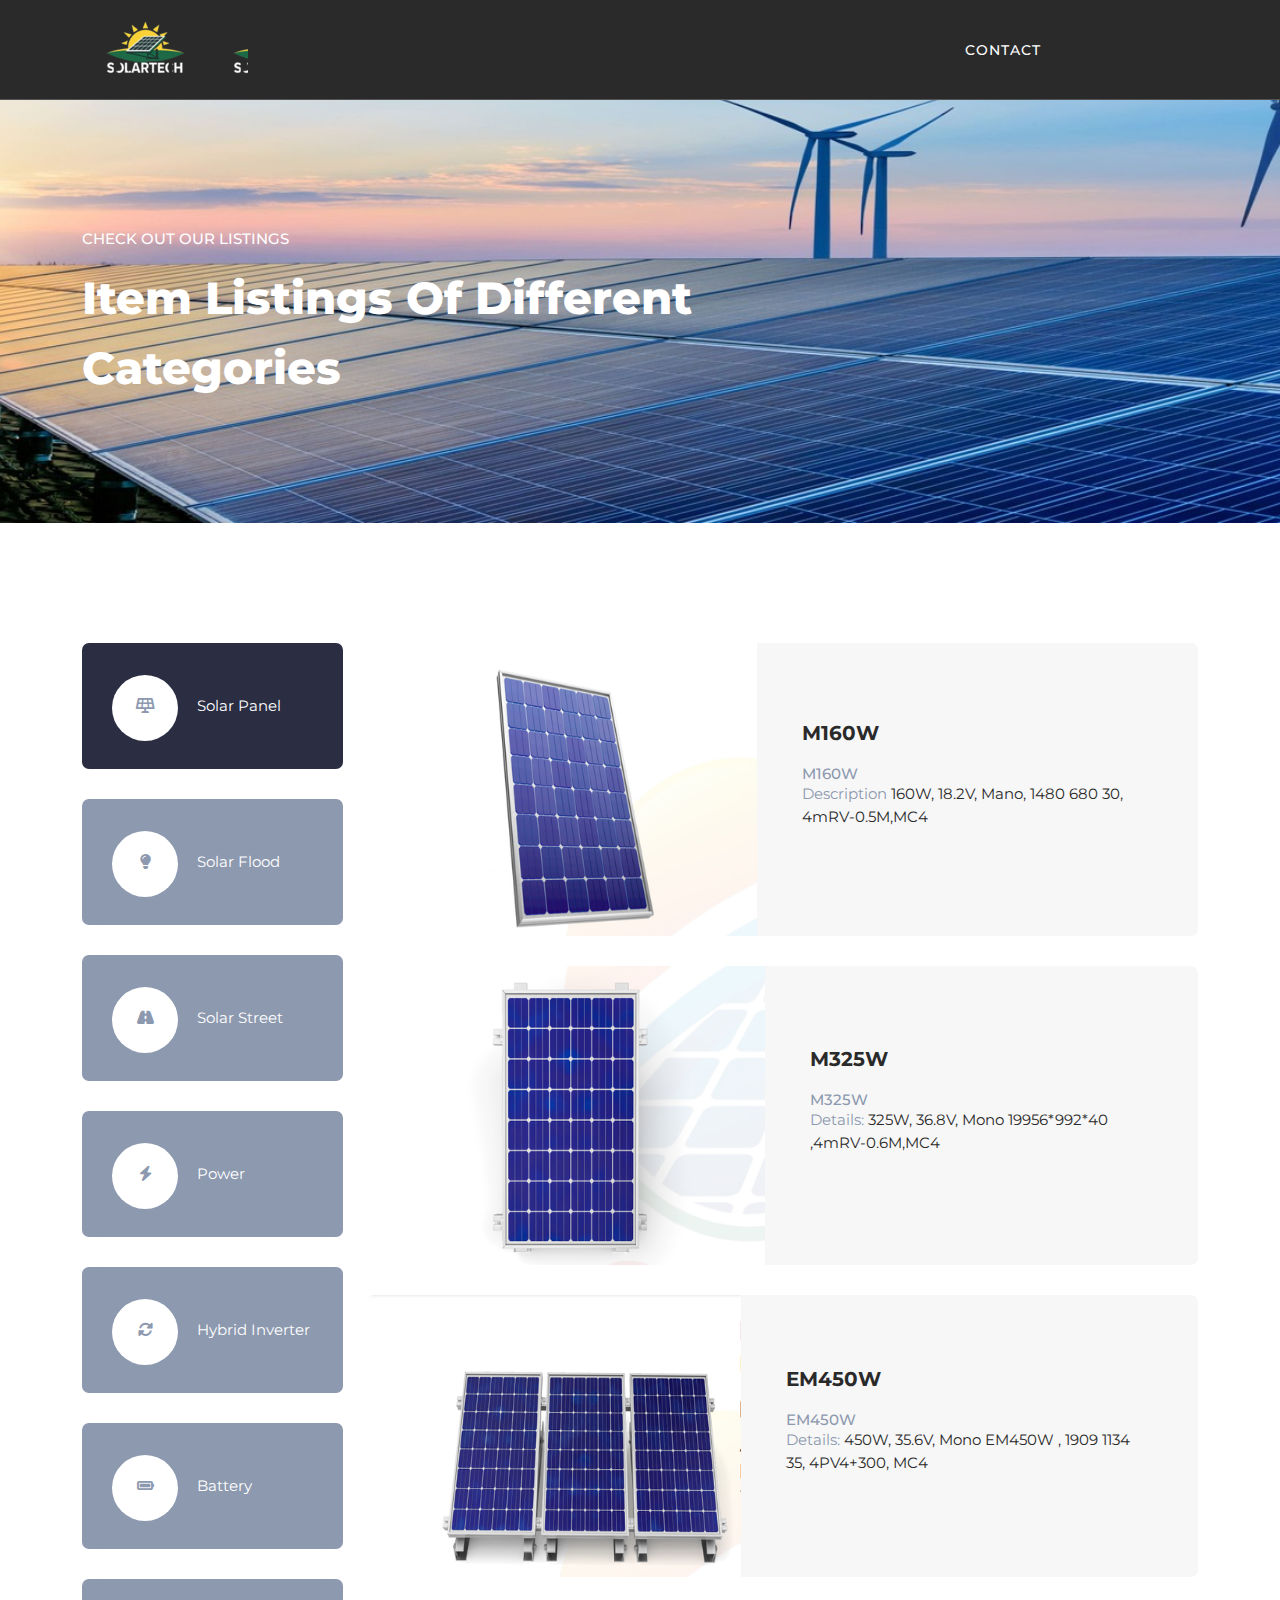
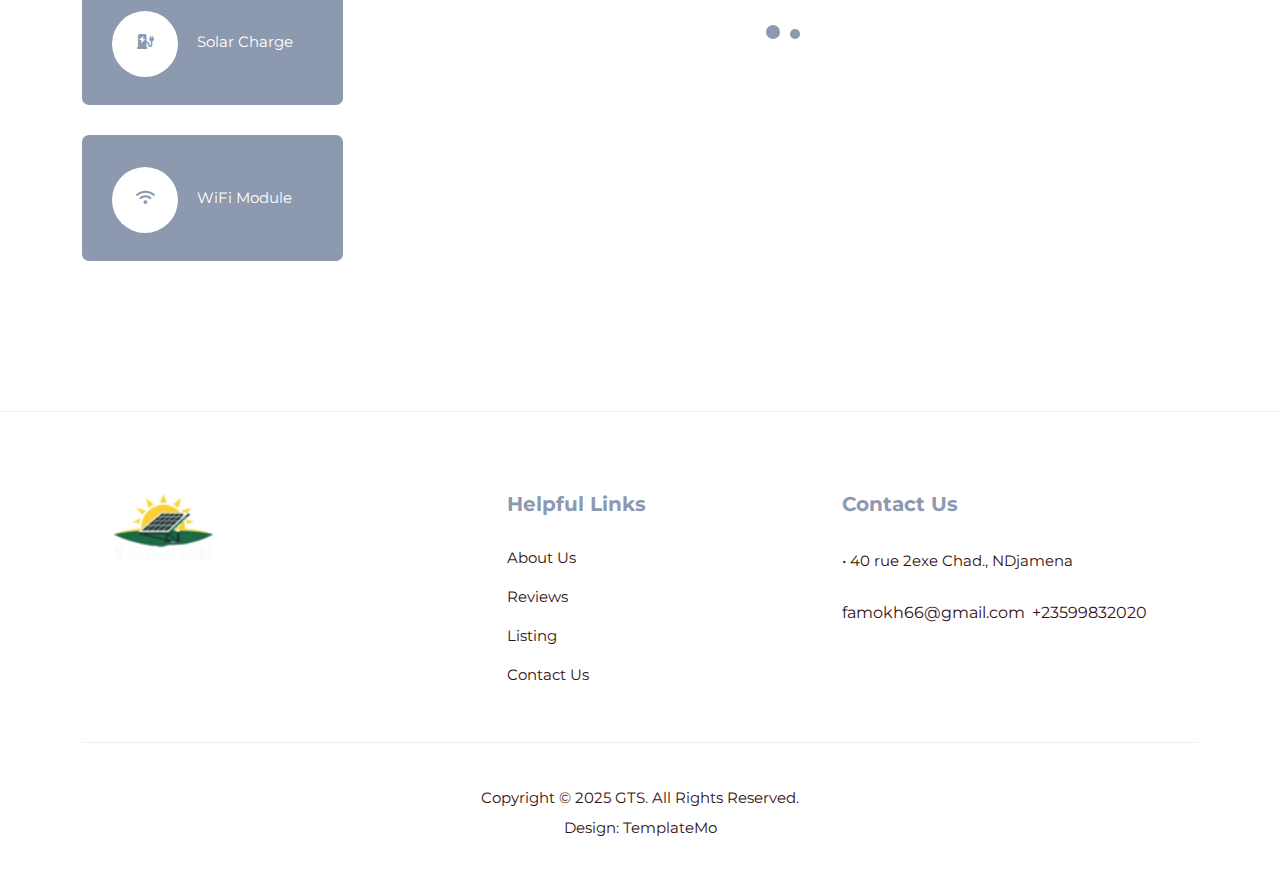
<file: index.html>
<!DOCTYPE html>
<html lang="en">

  <head>

    <meta charset="UTF-8">
    <meta name="viewport" content="width=device-width, initial-scale=1, shrink-to-fit=no">
    <meta name="description" content="">
    <meta name="author" content="">
    <link rel="preconnect" href="https://fonts.gstatic.com">
    <link href="https://fonts.googleapis.com/css2?family=Montserrat:wght@100;200;300;400;500;600;700;800;900&display=swap" rel="stylesheet">

    <title>Plot Listing Page</title>

    <!-- Bootstrap core CSS -->
    <link href="vendor/bootstrap/css/bootstrap.min.css" rel="stylesheet">


    <!-- Additional CSS Files -->
    <link rel="stylesheet" href="assets/css/fontawesome.css">
    <link rel="stylesheet" href="assets/css/templatemo-plot-listing.css">
    <link rel="stylesheet" href="assets/css/animated.css">
    <link rel="stylesheet" href="assets/css/owl.css">
    <link rel="stylesheet" href="https://cdnjs.cloudflare.com/ajax/libs/font-awesome/6.0.0-beta3/css/all.min.css">
<!--

TemplateMo 564 Plot Listing

https://templatemo.com/tm-564-plot-listing

-->
  </head>

<body>

  <!-- ***** Preloader Start ***** -->
  <div id="js-preloader" class="js-preloader">
    <div class="preloader-inner">
      <span class="dot"></span>
      <div class="dots">
        <span></span>
        <span></span>
        <span></span>
      </div>
    </div>
  </div>
  <!-- ***** Preloader End ***** -->

  <!-- ***** Header Area Start ***** -->
  <header class="header-area header-sticky wow slideInDown" data-wow-duration="0.75s" data-wow-delay="0s">
    <div class="container">
      <div class="row">
        <div class="col-12">
          <nav class="main-nav">
            <!-- ***** Logo Start ***** -->
            <a href="index.html" class="logo">
            </a>
            <!-- ***** Logo End ***** -->
            <!-- ***** Menu Start ***** -->
            <ul class="nav">
              <li><a href="contact.html">Contact</a></li>
              <li><a href="#">Home</a></li>
              
            </ul>        
            <a class='menu-trigger'>
                <span>Menu</span>
            </a>
            <!-- ***** Menu End ***** -->
          </nav>
        </div>
      </div>
    </div>
  </header>
  <!-- ***** Header Area End ***** -->

  <div class="page-heading">
    <div class="container">
      <div class="row">
        <div class="col-lg-8">
          <div class="top-text header-text">
            <h6>Check Out Our Listings</h6>
            <h2>Item listings of Different Categories</h2>
          </div>
        </div>
      </div>
    </div>
  </div>

  <div class="listing-page">
    <div class="container">
      <div class="row">
        <div class="col-lg-12">
          <div class="naccs">
            <div class="grid">
              <div class="row">
                <div class="col-lg-3">
                  <div class="menu">
                    <div class="first-thumb active">
                      <div class="thumb">
                        <span class="icon"><i class="fas fa-solar-panel"></i></span>
                        Solar Panel
                      </div>
                    </div>
                    <div>
                      <div class="thumb">                 
                        <span class="icon"><i class="fas fa-lightbulb"></i></span>
                        Solar Flood Licht
                      </div>
                    </div>
                    <div>
                      <div class="thumb">                 
                        <span class="icon"><i class="fas fa-road"></i></span>
                        Solar Street Light
                      </div>
                    </div>
                    <div>
                      <div class="thumb">                 
                        <span class="icon"><i class="fas fa-bolt"></i></span>
                        Power Frequency Inverter
                      </div>
                    </div>
                    <div>
                      <div class="thumb">                 
                        <span class="icon"><i class="fas fa-sync-alt"></i></span>
                        Hybrid Inverter
                      </div>
                    </div>
                    <div class="thumb">
                      <div class="thumb">                 
                        <span class="icon"><i class="fas fa-battery-full"></i></span>
                        Battery
                      </div>
                    </div>
                    <div class="thumb">
                      <div class="thumb">                 
                        <span class="icon"><i class="fas fa-charging-station"></i></span>
                        Solar Charge Controller
                      </div>
                    </div>
                    <div class="thumb-last">
                      <div class="thumb">                 
                        <span class="icon"><i class="fas fa-wifi"></i></span>
                        WiFi Module
                      </div>
                    </div>
                    

                  </div>
                </div> 
                <div class="col-lg-9">
                  <ul class="nacc">
                    <!-- first category listing of items -->
                    <li class="active">
                      <div>
                        <div class="col-lg-12">
                          <div class="owl-carousel owl-listing">
                            <div class="item">
                              <div class="row">
                                <div class="col-lg-12">
                                  <div class="listing-item">
                                    <div class="left-image">
                                      <a href="#"><img src="assets/images/listing-01.jpg" alt=""></a>
                                      <div class="hover-content">
                                        <div class="main-white-button">
                                          <a href="contact.html"><i class="fa fa-eye"></i> Contact Now</a>
                                        </div>
                                      </div>
                                    </div>
                                    <div class="right-content align-self-center">
                                      <a href="#"><h4>M160W</h4></a>
                                      <h6>M160W</h6>
                                      <span class="details">Description <em>160W, 18.2V, Mano, 1480 680 30, 4mRV-0.5M,MC4</em></span>                                      
                                    </div>
                                  </div>
                                </div>
                                <div class="col-lg-12">
                                  <div class="listing-item">
                                    <div class="left-image">
                                      <a href="#"><img src="assets/images/listing-02.jpg" alt=""></a>
                                      <div class="hover-content">
                                        <div class="main-white-button">
                                          <a href="contact.html"><i class="fa fa-eye"></i> Contact Now</a>
                                        </div>
                                      </div>
                                    </div>
                                    <div class="right-content align-self-center">
                                      <a href="#"><h4>M325W</h4></a>
                                      <h6>M325W</h6>
                                      <span class="details">Details: <em>325W, 36.8V, Mono 19956*992*40  ,4mRV-0.6M,MC4</em></span>
                                    </div>
                                  </div>
                                </div>
                                <div class="col-lg-12">
                                  <div class="listing-item">
                                    <div class="left-image">
                                      <a href="#"><img src="assets/images/listing-03.jpg" alt=""></a>
                                      <div class="hover-content">
                                        <div class="main-white-button">
                                          <a href="contact.html"><i class="fa fa-eye"></i> Contact Now</a>
                                        </div>
                                      </div>
                                    </div>
                                    <div class="right-content align-self-center">
                                      <a href="#"><h4>EM450W</h4></a>
                                      <h6>EM450W</h6>
                                      <span class="details">Details: <em>450W, 35.6V, Mono EM450W , 1909 1134 35, 4PV4+300, MC4</em></span>
                                    </div>
                                  </div>
                                </div>
                              </div>
                            </div>
                            <div class="item">
                              <div class="row">
                                <div class="col-lg-12">
                                  <div class="listing-item">
                                    <div class="left-image">
                                      <a href="#"><img src="assets/images/listing-04.jpg" alt=""></a>
                                      <div class="hover-content">
                                        <div class="main-white-button">
                                          <a href="contact.html"><i class="fa fa-eye"></i> Contact Now</a>
                                        </div>
                                      </div>
                                    </div>
                                    <div class="right-content align-self-center">
                                      <a href="#"><h4>M350W</h4></a>
                                      <h6>M350W</h6>
                                      <span class="details">Details: <em>350W, 30V, Mono M350W , 1580 1038*35, 4RV-MC4</em></span>
                                    </div>
                                  </div>
                                </div>
                                <div class="col-lg-12">
                                  <div class="listing-item">
                                    <div class="left-image">
                                      <a href="#"><img src="assets/images/listing-05.jpg" alt=""></a>
                                      <div class="hover-content">
                                        <div class="main-white-button">
                                          <a href="contact.html"><i class="fa fa-eye"></i> Contact Now</a>
                                        </div>
                                      </div>
                                    </div>
                                    <div class="right-content align-self-center">
                                      <a href="#"><h4>EMSSOW</h4></a>
                                      <h6>EMSSOW</h6>
                                      <span class="details">Details: <em>550W, 42.6V, Mono EMSSOW ,2278 1134 35.PV4平方+300MMC4</em></span>
                                    </div>
                                  </div>
                                </div>
                              </div>
                            </div>
                            
                            <!-- third page of first category 
                            <div class="item">
                              <div class="row">
                                <div class="col-lg-12">
                                  <div class="listing-item">
                                    <div class="left-image">
                                      <a href="#"><img src="assets/images/listing-01.jpg" alt=""></a>
                                      <div class="hover-content">
                                        <div class="main-white-button">
                                          <a href="contact.html"><i class="fa fa-eye"></i> Contact Now</a>
                                        </div>
                                      </div>
                                    </div>
                                    <div class="right-content align-self-center">
                                      <a href="#"><h4>Third Page Apartment</h4></a>
                                      <h6>by: Real Estate Agent</h6>
                                      <span class="price"><div class="icon"><img src="assets/images/listing-icon-01.png" alt=""></div> $600 to $950 / month included tax</span>
                                      <span class="details">Details: <em>860 sq ft</em></span>
                                      <span class="info"><img src="assets/images/listing-icon-02.png" alt=""> 2 Bedrooms<br><img src="assets/images/listing-icon-03.png" alt=""> 3 Bathrooms</span>
                                    </div>
                                  </div>
                                </div>
                                <div class="col-lg-12">
                                  <div class="listing-item">
                                    <div class="left-image">
                                      <a href="#"><img src="assets/images/listing-02.jpg" alt=""></a>
                                      <div class="hover-content">
                                        <div class="main-white-button">
                                          <a href="contact.html"><i class="fa fa-eye"></i> Contact Now</a>
                                        </div>
                                      </div>
                                    </div>
                                    <div class="right-content align-self-center">
                                      <a href="#"><h4>New Gaming Townhouse</h4></a>
                                      <h6>by: Real ESTATE Agent</h6>
                                      <span class="price"><div class="icon"><img src="assets/images/listing-icon-01.png" alt=""></div> $840 / month included tax</span>
                                      <span class="details">Details: <em>860 sq ft</em></span>
                                      <span class="info"><img src="assets/images/listing-icon-02.png" alt=""> 2 Bedrooms<br><img src="assets/images/listing-icon-03.png" alt=""> 3 Bathrooms</span>
                                    </div>
                                  </div>
                                </div>
                                <div class="col-lg-12">
                                  <div class="listing-item">
                                    <div class="left-image">
                                      <a href="#"><img src="assets/images/listing-03.jpg" alt=""></a>
                                      <div class="hover-content">
                                        <div class="main-white-button">
                                          <a href="contact.html"><i class="fa fa-eye"></i> Contact Now</a>
                                        </div>
                                      </div>
                                    </div>
                                    <div class="right-content align-self-center">
                                      <a href="#"><h4>Amazing Party Villa</h4></a>
                                      <h6>by: Real ESTATE Agent</h6>
                                      <span class="price"><div class="icon"><img src="assets/images/listing-icon-01.png" alt=""></div> $950 / month included tax</span>
                                      <span class="details">Details: <em>860 sq ft</em></span>
                                      <span class="info"><img src="assets/images/listing-icon-02.png" alt=""> 2 Bedrooms<br><img src="assets/images/listing-icon-03.png" alt=""> 3 Bathrooms</span>
                                    </div>
                                  </div>
                                </div>
                              </div>
                            </div>
                          </div>
                        </div>
                      </div>-->
                    </li>                  
                    <!-- second category listing of items -->
                    <li>
                      <div>
                        <div class="col-lg-12">
                          <div class="owl-carousel owl-listing">
                            <div class="item">
                              <div class="row">
                                <div class="col-lg-12">
                                  <div class="listing-item">
                                    <div class="left-image">
                                      <a href="#"><img src="assets/images/listing-06.jpg" alt=""></a>
                                      <div class="hover-content">
                                        <div class="main-white-button">
                                          <a href="contact.html"><i class="fa fa-eye"></i> Contact Now</a>
                                        </div>
                                      </div>
                                    </div>
                                    <div class="right-content align-self-center">
                                      <a href="#"><h4>HPFL10003</h4></a>
                                      <h6>HPFL10003</h6>
                                      <span class="details">Details: <em>Power-100W 26AH Lithium Battery,35W-Solar Panel, Waterproof </em></span>
                                    </div>
                                  </div>
                                </div>
                                <div class="col-lg-12">
                                  <div class="listing-item">
                                    <div class="left-image">
                                      <a href="#"><img src="assets/images/listing-07.jpg" alt=""></a>
                                      <div class="hover-content">
                                        <div class="main-white-button">
                                          <a href="contact.html"><i class="fa fa-eye"></i> Contact Now</a>
                                        </div>
                                      </div>
                                    </div>
                                    <div class="right-content align-self-center">
                                      <a href="#"><h4>HPFL15003</h4></a>
                                      <h6>HPFL15003</h6>
                                      <span class="details">Details: <em>Power-150W 40AH Lithium Battery 45W-Solar Panel, Waterproof</em></span>
                                    </div>
                                  </div>
                                </div>
                              </div>
                            </div>
                            
                            <!-- second category second page
                            <div class="item">
                              <div class="row">
                                <div class="col-lg-12">
                                  <div class="listing-item">
                                    <div class="left-image">
                                      <a href="#"><img src="assets/images/listing-05.jpg" alt=""></a>
                                      <div class="hover-content">
                                        <div class="main-white-button">
                                          <a href="contact.html"><i class="fa fa-eye"></i> Contact Now</a>
                                        </div>
                                      </div>
                                    </div>
                                    <div class="right-content align-self-center">
                                      <a href="#"><h4>FOOD Second Page</h4></a>
                                      <h6>by: Food Delivery</h6>
                                      <span class="price"><div class="icon"><img src="assets/images/listing-icon-01.png" alt=""></div> $420 / month included tax</span>
                                      <span class="details">Details: <em>860 sq ft</em></span>
                                      <span class="info"><img src="assets/images/listing-icon-02.png" alt=""> 2 Bedrooms<br><img src="assets/images/listing-icon-03.png" alt=""> 3 Bathrooms</span>
                                    </div>
                                  </div>
                                </div>
                                <div class="col-lg-12">
                                  <div class="listing-item">
                                    <div class="left-image">
                                      <a href="#"><img src="assets/images/listing-04.jpg" alt=""></a>
                                      <div class="hover-content">
                                        <div class="main-white-button">
                                          <a href="contact.html"><i class="fa fa-eye"></i> Contact Now</a>
                                        </div>
                                      </div>
                                    </div>
                                    <div class="right-content align-self-center">
                                      <a href="#"><h4>Best Food Item 5</h4></a>
                                      <h6>by: Food Delivery</h6>
                                      <span class="price"><div class="icon"><img src="assets/images/listing-icon-01.png" alt=""></div> $450 / month included tax</span>
                                      <span class="details">Details: <em>860 sq ft</em></span>
                                      <span class="info"><img src="assets/images/listing-icon-02.png" alt=""> 2 Bedrooms<br><img src="assets/images/listing-icon-03.png" alt=""> 3 Bathrooms</span>
                                    </div>
                                  </div>
                                </div>
                                <div class="col-lg-12">
                                  <div class="listing-item">
                                    <div class="left-image">
                                      <a href="#"><img src="assets/images/listing-03.jpg" alt=""></a>
                                      <div class="hover-content">
                                        <div class="main-white-button">
                                          <a href="contact.html"><i class="fa fa-eye"></i> Contact Now</a>
                                        </div>
                                      </div>
                                    </div>
                                    <div class="right-content align-self-center">
                                      <a href="#"><h4>Amazing Food Item 6</h4></a>
                                      <h6>by: Food Delivery</h6>
                                      <span class="price"><div class="icon"><img src="assets/images/listing-icon-01.png" alt=""></div> $500 / month included tax</span>
                                      <span class="details">Details: <em>860 sq ft</em></span>
                                      <span class="info"><img src="assets/images/listing-icon-02.png" alt=""> 2 Bedrooms<br><img src="assets/images/listing-icon-03.png" alt=""> 3 Bathrooms</span>
                                    </div>
                                  </div>
                                </div>
                              </div>
                            </div>


                          </div>
                        </div>
                      </div>-->
                    </li>                  
                    <!-- third category first page -->
                    <li>
                      <div>
                        <div class="col-lg-12">
                          <div class="owl-carousel owl-listing">
                            <div class="item">
                              <div class="row">
                                <div class="col-lg-12">
                                  <div class="listing-item">
                                    <div class="left-image">
                                      <a href="#"><img src="assets/images/listing-08.jpg" alt=""></a>
                                      <div class="hover-content">
                                        <div class="main-white-button">
                                          <a href="contact.html"><i class="fa fa-eye"></i> Contact Now</a>
                                        </div>
                                      </div>
                                    </div>
                                    <div class="right-content align-self-center">
                                      <a href="#"><h4>P2-40W</h4></a>
                                      <h6>P2-40W</h6>
                                      <span class="details">Details: <em>3V,6500K, Built-in Lithium Battery ,260WH, Without human sensing mode, silver white </em></span>
                                    </div>
                                  </div>
                                </div>
                                <div class="col-lg-12">
                                  <div class="listing-item">
                                    <div class="left-image">
                                      <a href="#"><img src="assets/images/listing-09.jpg" alt=""></a>
                                      <div class="hover-content">
                                        <div class="main-white-button">
                                          <a href="contact.html"><i class="fa fa-eye"></i> Contact Now</a>
                                        </div>
                                      </div>
                                    </div>
                                    <div class="right-content align-self-center">
                                      <a href="#"><h4>P2-60W</h4></a>
                                      <h6>P2-60W</h6>
                                      <span class="details">Details: <em>3V,6500K, Built-in Lithium Battery ,320WH, Without human sensing mode, silver white </em></span>
                                    </div>
                                  </div>
                                </div>
                                <div class="col-lg-12">
                                  <div class="listing-item">
                                    <div class="left-image">
                                      <a href="#"><img src="assets/images/listing-10.jpg" alt=""></a>
                                      <div class="hover-content">
                                        <div class="main-white-button">
                                          <a href="contact.html"><i class="fa fa-eye"></i> Contact Now</a>
                                        </div>
                                      </div>
                                    </div>
                                    <div class="right-content align-self-center">
                                      <a href="#"><h4>P2-80W</h4></a>
                                      <h6>P2-80W</h6>
                                      <span class="details">Details: <em>3V,6500K, Built-in Lithium Battery 400WH, Without human sensing mode ,silver white </em></span>
                                    </div>
                                  </div>
                                </div>
                              </div>
                            </div>
                            
                            <!-- third category second page 
                            <div class="item">
                              <div class="row">
                                <div class="col-lg-12">
                                  <div class="listing-item">
                                    <div class="left-image">
                                      <a href="#"><img src="assets/images/listing-01.jpg" alt=""></a>
                                      <div class="hover-content">
                                        <div class="main-white-button">
                                          <a href="contact.html"><i class="fa fa-eye"></i> Contact Now</a>
                                        </div>
                                      </div>
                                    </div>
                                    <div class="right-content align-self-center">
                                      <a href="#"><h4>Third Category Second Page</h4></a>
                                      <h6>by: Sale Agent</h6>
                                      <span class="price"><div class="icon"><img src="assets/images/listing-icon-01.png" alt=""></div> $660 / month included tax</span>
                                      <span class="details">Details: <em>860 sq ft</em></span>
                                      <span class="info"><img src="assets/images/listing-icon-02.png" alt=""> 2 Bedrooms<br><img src="assets/images/listing-icon-03.png" alt=""> 3 Bathrooms</span>
                                    </div>
                                  </div>
                                </div>
                                <div class="col-lg-12">
                                  <div class="listing-item">
                                    <div class="left-image">
                                      <a href="#"><img src="assets/images/listing-02.jpg" alt=""></a>
                                      <div class="hover-content">
                                        <div class="main-white-button">
                                          <a href="contact.html"><i class="fa fa-eye"></i> Contact Now</a>
                                        </div>
                                      </div>
                                    </div>
                                    <div class="right-content align-self-center">
                                      <a href="#"><h4>Car Item 5</h4></a>
                                      <h6>by: Sale Agent</h6>
                                      <span class="price"><div class="icon"><img src="assets/images/listing-icon-01.png" alt=""></div> $550 / month included tax</span>
                                      <span class="details">Details: <em>860 sq ft</em></span>
                                      <span class="info"><img src="assets/images/listing-icon-02.png" alt=""> 2 Bedrooms<br><img src="assets/images/listing-icon-03.png" alt=""> 3 Bathrooms</span>
                                    </div>
                                  </div>
                                </div>
                                <div class="col-lg-12">
                                  <div class="listing-item">
                                    <div class="left-image">
                                      <a href="#"><img src="assets/images/listing-06.jpg" alt=""></a>
                                      <div class="hover-content">
                                        <div class="main-white-button">
                                          <a href="contact.html"><i class="fa fa-eye"></i> Contact Now</a>
                                        </div>
                                      </div>
                                    </div>
                                    <div class="right-content align-self-center">
                                      <a href="#"><h4>Car Item 6</h4></a>
                                      <h6>by: Sale Agent</h6>
                                      <span class="price"><div class="icon"><img src="assets/images/listing-icon-01.png" alt=""></div> $440 / month included tax</span>
                                      <span class="details">Details: <em>860 sq ft</em></span>
                                      <span class="info"><img src="assets/images/listing-icon-02.png" alt=""> 2 Bedrooms<br><img src="assets/images/listing-icon-03.png" alt=""> 3 Bathrooms</span>
                                    </div>
                                  </div>
                                </div>
                              </div>
                            </div>
                            -->
                            
                          </div>
                        </div>
                      </div>
                    </li>                   
                    <!-- 4th category 1st page -->
                    <li>
                      <div>
                        <div class="col-lg-12">
                          <div class="owl-carousel owl-listing">
                            <div class="item">
                              <div class="row">
                                <div class="col-lg-12">
                                  <div class="listing-item">
                                    <div class="left-image">
                                      <a href="#"><img src="assets/images/listing-11.jpg" alt=""></a>
                                      <div class="hover-content">
                                        <div class="main-white-button">
                                          <a href="contact.html"><i class="fa fa-eye"></i> Contact Now</a>
                                        </div>
                                      </div>
                                    </div>
                                    <div class="right-content align-self-center">
                                      <a href="#"><h4>IVP51512</h4></a>
                                      <h6>IVP51512</h6>
                                      <span class="details">Details: <em>1.5KVA/1200W, 12V, 50/60HZ (Without Solar Charge Controller) </em></span>
                                    </div>
                                  </div>
                                </div>
                                <div class="col-lg-12">
                                  <div class="listing-item">
                                    <div class="left-image">
                                      <a href="#"><img src="assets/images/listing-12.jpg" alt=""></a>
                                      <div class="hover-content">
                                        <div class="main-white-button">
                                          <a href="contact.html"><i class="fa fa-eye"></i> Contact Now</a>
                                        </div>
                                      </div>
                                    </div>
                                    <div class="right-content align-self-center">
                                      <a href="#"><h4>IVP53524</h4></a>
                                      <h6>IVP53524 </h6>
                                      <span class="details">Details: <em>3.5KVA/2800W, 24V, 50/60HZ, Li Activated Function (Without Solar Charge Controller)</em></span>
                                    </div>
                                  </div>
                                </div>
                                <div class="col-lg-12">
                                  <div class="listing-item">
                                    <div class="left-image">
                                      <a href="#"><img src="assets/images/listing-11.jpg" alt=""></a>
                                      <div class="hover-content">
                                        <div class="main-white-button">
                                          <a href="contact.html"><i class="fa fa-eye"></i> Contact Now</a>
                                        </div>
                                      </div>
                                    </div>
                                    <div class="right-content align-self-center">
                                      <a href="#"><h4>IVPS5048</h4></a>
                                      <h6>IVPS5048</h6>
                                      <span class="details">Details: <em>SKVA/4000W, 48V, 50/60HZ  LI Activated Function (Without Solar Charge Controller) </em></span>
                                    </div>
                                  </div>
                                </div>
                              </div>
                            </div>
                            
                            <!-- 4th category 2nd page -->
                            <div class="item">
                              <div class="row">
                                <div class="col-lg-12">
                                  <div class="listing-item">
                                    <div class="left-image">
                                      <a href="#"><img src="assets/images/listing-11.jpg" alt=""></a>
                                      <div class="hover-content">
                                        <div class="main-white-button">
                                          <a href="contact.html"><i class="fa fa-eye"></i> Contact Now</a>
                                        </div>
                                      </div>
                                    </div>
                                    <div class="right-content align-self-center">
                                      <a href="#"><h4>IVPS10048</h4></a>
                                      <h6>IVPS10048</h6>
                                      <span class="details">Details: <em>10KVA/8000W, 48V, 50/60HZ, Li Activated Function (Without Solar Charge Controller)</em></span>
                                    </div>
                                  </div>
                                </div>
                                <div class="col-lg-12">
                                  <div class="listing-item">
                                    <div class="left-image">
                                      <a href="#"><img src="assets/images/listing-12.jpg" alt=""></a>
                                      <div class="hover-content">
                                        <div class="main-white-button">
                                          <a href="contact.html"><i class="fa fa-eye"></i> Contact Now</a>
                                        </div>
                                      </div>
                                    </div>
                                    <div class="right-content align-self-center">
                                      <a href="#"><h4>IVPM5048</h4></a>
                                      <h6>IVPM5048</h6>
                                      <span class="details">Details: <em>SKVA/4000W, 48V, 50/60HZ Li Activated Function  (With MPPT 120A PV Input: 6600W/60~195V)</em></span>
                                    </div>
                                  </div>
                                </div>
                                <div class="col-lg-12">
                                  <div class="listing-item">
                                    <div class="left-image">
                                      <a href="#"><img src="assets/images/listing-11.jpg" alt=""></a>
                                      <div class="hover-content">
                                        <div class="main-white-button">
                                          <a href="contact.html"><i class="fa fa-eye"></i> Contact Now</a>
                                        </div>
                                      </div>
                                    </div>
                                    <div class="right-content align-self-center">
                                      <a href="#"><h4>IVPM10048</h4></a>
                                      <h6>IVPM10048</h6>
                                      <span class="details">Details: <em>10KVA/8000W, 48V, 50/60HZ Li Activated Function, Parallel Unit up to 6PC5, (With MPPT 120A, PV Input:6600W/60~195V) </em></span>
                                    </div>
                                  </div>
                                </div>
                              </div>
                            </div>
                            
                            <!-- 4th category 3rd page 
                            <div class="item">
                              <div class="row">
                                <div class="col-lg-12">
                                  <div class="listing-item">
                                    <div class="left-image">
                                      <a href="#"><img src="assets/images/listing-06.jpg" alt=""></a>
                                      <div class="hover-content">
                                        <div class="main-white-button">
                                          <a href="contact.html"><i class="fa fa-eye"></i> Contact Now</a>
                                        </div>
                                      </div>
                                    </div>
                                    <div class="right-content align-self-center">
                                      <a href="#"><h4>4th Category 3rd Page</h4></a>
                                      <h6>by: Travel Agent</h6>
                                      <span class="price"><div class="icon"><img src="assets/images/listing-icon-01.png" alt=""></div> $360 / month included tax</span>
                                      <span class="details">Details: <em>860 sq ft</em></span>
                                      <span class="info"><img src="assets/images/listing-icon-02.png" alt=""> 2 Bedrooms<br><img src="assets/images/listing-icon-03.png" alt=""> 3 Bathrooms</span>
                                    </div>
                                  </div>
                                </div>
                                
                                
                              </div>
                            </div>
                            -->
                          </div>
                        </div>
                      </div>
                    </li>
                    <!-- 5th category 1st page -->
                    <li>
                      <div>
                        <div class="col-lg-12">
                          <div class="owl-carousel owl-listing">
                            <div class="item">
                              <div class="row">
                                <div class="col-lg-12">
                                  <div class="listing-item">
                                    <div class="left-image">
                                      <a href="#"><img src="assets/images/listing-13.jpg" alt=""></a>
                                      <div class="hover-content">
                                        <div class="main-white-button">
                                          <a href="contact.html"><i class="fa fa-eye"></i> Contact Now</a>
                                        </div>
                                      </div>
                                    </div>
                                    <div class="right-content align-self-center">
                                      <a href="#"><h4>LPBF24200-M</h4></a>
                                      <h6>LPBF24200-M</h6>
                                      <span class="details">Details: <em>Lithium Battery, 24V, 200AH, 5KWH (Connected up to 6 in Parallel)</em></span>
                                    </div>
                                  </div>
                                </div>
                                <div class="col-lg-12">
                                  <div class="listing-item">
                                    <div class="left-image">
                                      <a href="#"><img src="assets/images/listing-14.jpg" alt=""></a>
                                      <div class="hover-content">
                                        <div class="main-white-button">
                                          <a href="contact.html"><i class="fa fa-eye"></i> Contact Now</a>
                                        </div>
                                      </div>
                                    </div>
                                    <div class="right-content align-self-center">
                                      <a href="#"><h4>LPBF48200-H</h4></a>
                                      <h6>LPBF48200-H</h6>
                                      <span class="details">Details: <em>Lithium Battery, 48V, 200AM, 10KWh (Connected up to 6 in Parallel)</em></span>
                                    </div>
                                  </div>
                                </div>
                                <div class="col-lg-12">
                                  <div class="listing-item">
                                    <div class="left-image">
                                      <a href="#"><img src="assets/images/listing-15.jpg" alt=""></a>
                                      <div class="hover-content">
                                        <div class="main-white-button">
                                          <a href="contact.html"><i class="fa fa-eye"></i> Contact Now</a>
                                        </div>
                                      </div>
                                    </div>
                                    <div class="right-content align-self-center">
                                      <a href="#"><h4>LPBF48350</h4></a>
                                      <h6>IVEM8048</h6>
                                      <span class="details">Details: <em>Lithium Battery, 48V, 350AH, 17.5KWh (Connected up to 6 in Parallel)</em></span>
                                    </div>
                                  </div>
                                </div>
                              </div>
                            </div>
                            <!-- 5th category 2nd page
                            <div class="item">
                              <div class="row">
                                <div class="col-lg-12">
                                  <div class="listing-item">
                                    <div class="left-image">
                                      <a href="#"><img src="assets/images/listing-16.jpg" alt=""></a>
                                      <div class="hover-content">
                                        <div class="main-white-button">
                                          <a href="contact.html"><i class="fa fa-eye"></i> Contact Now</a>
                                        </div>
                                      </div>
                                    </div>
                                    <div class="right-content align-self-center">
                                      <a href="#"><h4>LB4000</h4></a>
                                      <h6>LB4000</h6>
                                      <span class="details">Details: <em>4000W, 48V, Lithium Battery, High Performance</em></span>
                                    </div>
                                  </div>
                                </div>
                                <div class="col-lg-12">
                                  <div class="listing-item">
                                    <div class="left-image">
                                      <a href="#"><img src="assets/images/listing-17.jpg" alt=""></a>
                                      <div class="hover-content">
                                        <div class="main-white-button">
                                          <a href="contact.html"><i class="fa fa-eye"></i> Contact Now</a>
                                        </div>
                                      </div>
                                    </div>
                                    <div class="right-content align-self-center">
                                      <a href="#"><h4>LB5000</h4></a>
                                      <h6>LB5000</h6>
                                      <span class="details">Details: <em>5000W, 48V, Lithium Battery, Advanced Technology</em></span>
                                    </div>
                                  </div>
                                </div>
                              </div>
                            </div>
                             -->
                          </div>
                        </div>
                      </div>
                    </li>
                    <!-- 6th category 1st page -->
                    <li>
                      <div>
                        <div class="col-lg-12">
                          <div class="owl-carousel owl-listing">
                            <div class="item">
                              <div class="row">
                                <div class="col-lg-12">
                                  <div class="listing-item">
                                    <div class="left-image">
                                      <a href="#"><img src="assets/images/listing-16.jpg" alt=""></a>
                                      <div class="hover-content">
                                        <div class="main-white-button">
                                          <a href="contact.html"><i class="fa fa-eye"></i> Contact Now</a>
                                        </div>
                                      </div>
                                    </div>
                                    <div class="right-content align-self-center">
                                      <a href="#"><h4>IVEM3024</h4></a>
                                      <h6>IVEM3024</h6>
                                      <span class="details">Details: <em>3KVA/3000W, 24V, 50/60HZ (With MPPT 100A, PV Input: 4000W/150- 450V)</em></span>
                                    </div>
                                  </div>
                                </div>
                                <div class="col-lg-12">
                                  <div class="listing-item">
                                    <div class="left-image">
                                      <a href="#"><img src="assets/images/listing-17.jpg" alt=""></a>
                                      <div class="hover-content">
                                        <div class="main-white-button">
                                          <a href="contact.html"><i class="fa fa-eye"></i> Contact Now</a>
                                        </div>
                                      </div>
                                    </div>
                                    <div class="right-content align-self-center">
                                      <a href="#"><h4>IVEM5048</h4></a>
                                      <h6>IVEM5048</h6>
                                      <span class="details">Details: <em>SKVA/5000W, 48V, 50/60HZ, Parallel Unit up to 12PCS (With MPPT 100A, PV Input: 6000W/150~450V)</em></span>
                                    </div>
                                  </div>
                                </div>
                                <div class="col-lg-12">
                                  <div class="listing-item">
                                    <div class="left-image">
                                      <a href="#"><img src="assets/images/listing-18.jpg" alt=""></a>
                                      <div class="hover-content">
                                        <div class="main-white-button">
                                          <a href="contact.html"><i class="fa fa-eye"></i> Contact Now</a>
                                        </div>
                                      </div>
                                    </div>
                                    <div class="right-content align-self-center">
                                      <a href="#"><h4>IVEM8048</h4></a>
                                      <h6>IVEM8048</h6>
                                      <span class="details">Details: <em>BKVA/8000W,48V,50/60HZ, Parallel Unit up to 6PCS (PV Input: 10000W/150~450V)</em></span>
                                    </div>
                                  </div>
                                </div>
                              </div>
                            </div>
                            <!-- 6th category 2nd page -->
                            <div class="item">
                              <div class="row">
                                <div class="col-lg-12">
                                  <div class="listing-item">
                                    <div class="left-image">
                                      <a href="#"><img src="assets/images/listing-19.jpg" alt=""></a>
                                      <div class="hover-content">
                                        <div class="main-white-button">
                                          <a href="contact.html"><i class="fa fa-eye"></i> Contact Now</a>
                                        </div>
                                      </div>
                                    </div>
                                    <div class="right-content align-self-center">
                                      <a href="#"><h4>G12V100AH</h4></a>
                                      <h6>G12V100AH</h6>
                                      <span class="details">Details: <em>GEL Battery, 330*171*216, 100AH 12V (27.50KG)</em></span>
                                    </div>
                                  </div>
                                </div>
                                <div class="col-lg-12">
                                  <div class="listing-item">
                                    <div class="left-image">
                                      <a href="#"><img src="assets/images/listing-20.jpg" alt=""></a>
                                      <div class="hover-content">
                                        <div class="main-white-button">
                                          <a href="contact.html"><i class="fa fa-eye"></i> Contact Now</a>
                                        </div>
                                      </div>
                                    </div>
                                    <div class="right-content align-self-center">
                                      <a href="#"><h4>G12V150AH</h4></a>
                                      <h6>G12V150AH</h6>
                                      <span class="details">Details: <em>GEL Battery, 484*170*241, 150AH 12V,(41.00KG)</em></span>
                                    </div>
                                  </div>
                                </div>
                                <div class="col-lg-12">
                                  <div class="listing-item">
                                    <div class="left-image">
                                      <a href="#"><img src="assets/images/listing-21.jpg" alt=""></a>
                                      <div class="hover-content">
                                        <div class="main-white-button">
                                          <a href="contact.html"><i class="fa fa-eye"></i> Contact Now</a>
                                        </div>
                                      </div>
                                    </div>
                                    <div class="right-content align-self-center">
                                      <a href="#"><h4>G12V200AH</h4></a>
                                      <h6>G12V150AH</h6>
                                      <span class="details">Details: <em>GEL Battery, 522*240*219, 200AH 12V,(57.50KG)</em></span>
                                    </div>
                                  </div>
                                </div>
                              </div>
                            </div>
                             
                          </div>
                        </div>
                      </div>
                    </li>
                   <!-- 7th category 1st page -->
                    <li>
                    <div>
                      <div class="col-lg-12">
                        <div class="owl-carousel owl-listing">
                          <div class="item">
                            <div class="row">
                              <div class="col-lg-12">
                                <div class="listing-item">
                                  <div class="left-image">
                                    <a href="#"><img src="assets/images/listing-22.jpg" alt=""></a>
                                    <div class="hover-content">
                                      <div class="main-white-button">
                                        <a href="contact.html"><i class="fa fa-eye"></i> Contact Now</a>
                                      </div>
                                    </div>
                                  </div>
                                  <div class="right-content align-self-center">
                                    <a href="#"><h4>SCCM3024</h4></a>
                                    <h6>SCCM3024</h6>
                                    <span class="details">Details: <em>30A, 12V/24V, PV Max. 100V, Li Activated Function</em></span>
                                  </div>
                                </div>
                              </div>
                              <div class="col-lg-12">
                                <div class="listing-item">
                                  <div class="left-image">
                                    <a href="#"><img src="assets/images/listing-23.jpg" alt=""></a>
                                    <div class="hover-content">
                                      <div class="main-white-button">
                                        <a href="contact.html"><i class="fa fa-eye"></i> Contact Now</a>
                                      </div>
                                    </div>
                                  </div>
                                  <div class="right-content align-self-center">
                                    <a href="#"><h4>SCCM4524</h4></a>
                                    <h6>SCCM4524</h6>
                                    <span class="details">Details: <em>45A, 12V/24V, PV Max. 100V, LiActivated Function</em></span>
                                  </div>
                                </div>
                              </div>
                              <div class="col-lg-12">
                                <div class="listing-item">
                                  <div class="left-image">
                                    <a href="#"><img src="assets/images/listing-24.jpg" alt=""></a>
                                    <div class="hover-content">
                                      <div class="main-white-button">
                                        <a href="contact.html"><i class="fa fa-eye"></i> Contact Now</a>
                                      </div>
                                    </div>
                                  </div>
                                  <div class="right-content align-self-center">
                                    <a href="#"><h4>SCCM4548</h4></a>
                                    <h6>SCCM4548</h6>
                                    <span class="details">Details: <em>45A, 12V/24V/48V, PV Max. 150V, LI Activated Function</em></span>
                                  </div>
                                </div>
                              </div>
                            </div>
                          </div>
                          <!-- 7th category 2nd page -->
                          <div class="item">
                            <div class="row">
                              <div class="col-lg-12">
                                <div class="listing-item">
                                  <div class="left-image">
                                    <a href="#"><img src="assets/images/listing-25.jpg" alt=""></a>
                                    <div class="hover-content">
                                      <div class="main-white-button">
                                        <a href="contact.html"><i class="fa fa-eye"></i> Contact Now</a>
                                      </div>
                                    </div>
                                  </div>
                                  <div class="right-content align-self-center">
                                    <a href="#"><h4>SCCM6048</h4></a>
                                    <h6>SCCM6048</h6>
                                    <span class="details">Details: <em>60A, 12V/24V/48V, PV Max. 150V, Li Activated Function</em></span>
                                  </div>
                                </div>
                              </div>
                              <div class="col-lg-12">
                                <div class="listing-item">
                                  <div class="left-image">
                                    <a href="#"><img src="assets/images/listing-26.jpg" alt=""></a>
                                    <div class="hover-content">
                                      <div class="main-white-button">
                                        <a href="contact.html"><i class="fa fa-eye"></i> Contact Now</a>
                                      </div>
                                    </div>
                                  </div>
                                  <div class="right-content align-self-center">
                                    <a href="#"><h4>SCCM8048</h4></a>
                                    <h6>SCCM8048</h6>
                                    <span class="details">Details: <em>80A, 12V/24V/48V, PV Max. 150V, Li Activated Function </em></span>
                                  </div>
                                </div>
                              </div>
                              <div class="col-lg-12">
                                <div class="listing-item">
                                  <div class="left-image">
                                    <a href="#"><img src="assets/images/listing-27.jpg" alt=""></a>
                                    <div class="hover-content">
                                      <div class="main-white-button">
                                        <a href="contact.html"><i class="fa fa-eye"></i> Contact Now</a>
                                      </div>
                                    </div>
                                  </div>
                                  <div class="right-content align-self-center">
                                    <a href="#"><h4>SCCM10048</h4></a>
                                    <h6>G12V150AH</h6>
                                    <span class="details">Details: <em>100A, 12V/24V/48V, PV Max. 200V, LI Activated Function</em></span>
                                  </div>
                                </div>
                              </div>
                            </div>
                          </div>
                          <!-- 7th category 3nd page -->
                          <div class="item">
                            <div class="row">
                              <div class="col-lg-12">
                                <div class="listing-item">
                                  <div class="left-image">
                                    <a href="#"><img src="assets/images/listing-25.jpg" alt=""></a>
                                    <div class="hover-content">
                                      <div class="main-white-button">
                                        <a href="contact.html"><i class="fa fa-eye"></i> Contact Now</a>
                                      </div>
                                    </div>
                                  </div>
                                  <div class="right-content align-self-center">
                                    <a href="#"><h4>SCCM12048</h4></a>
                                    <h6>SCCM12048</h6>
                                    <span class="details">Details: <em>120A, 12V/24V/48V, PV Max. 200V, Li Activated Function</em></span>
                                  </div>
                                </div>
                              </div>
                            </div>
                          </div>
                          
                        </div>
                      </div>
                    </div>
                    </li>
                   <!-- 8th category 1st page -->
                    <li>
                      <div>
                        <div class="col-lg-12">
                          <div class="owl-carousel owl-listing">
                            <div class="item">
                              <div class="row">
                                <div class="col-lg-12">
                                  <div class="listing-item">
                                    <div class="left-image">
                                      <a href="#"><img src="assets/images/listing-29.jpg" alt=""></a>
                                      <div class="hover-content">
                                        <div class="main-white-button">
                                          <a href="contact.html"><i class="fa fa-eye"></i> Contact Now</a>
                                        </div>
                                      </div>
                                    </div>
                                    <div class="right-content align-self-center">
                                      <a href="#"><h4>WiFi Module</h4></a>
                                      <h6>WiFi Module</h6>
                                      <span class="details">Details: <em>Wireless Monitoring Data for Solar Energy System</em></span>
                                    </div>
                                  </div>
                                </div>
                                                        
                              </div>
                            </div>  
                          </div>
                        </div>
                      </div>
                    </li>                  
                 
                  </ul>
                  
                </div>          
              </div>
            </div>
          </div>
        </div>
      </div>
    </div>
  </div>

  <footer>
    <div class="container">
      <div class="row">
        <div class="col-lg-4">
          <div class="about">
            <div class="logo">
              <img src="assets/images/black-logo.png" alt="">
            </div>
            <p></p>
          </div>
        </div>
        <div class="col-lg-4">
          <div class="helpful-links">
            <h4>Helpful Links</h4>
            <div class="row">
              <div class="col-lg-6">
                <ul>
                  <li><a href="#">About Us</a></li>
                  <li><a href="#">Reviews</a></li>
                  <li><a href="#">Listing</a></li>
                  <li><a href="contact.html">Contact Us</a></li>
                </ul>
              </div>
            </div>
          </div>
        </div>
        <div class="col-lg-4">
          <div class="contact-us">
            <h4>Contact Us</h4>
            <p>• 40 rue 2exe Chad., NDjamena</p>
            <div class="row">
              <div class="col-lg-6">
                <a href="#">famokh66@gmail.com</a>
              </div>
              <div class="col-lg-6">
                <a href="#"> +23599832020</a>
              </div>
            </div>
          </div>
        </div>
        <div class="col-lg-12">
          <div class="sub-footer">
            <p>Copyright © 2025 GTS. All Rights Reserved.
            <br>
			Design: <a rel="nofollow" href="https://templatemo.com" title="CSS Templates">TemplateMo</a></p>
          </div>
        </div>
      </div>
    </div>
  </footer>

  <!-- Scripts -->
  <script src="vendor/jquery/jquery.min.js"></script>
  <script src="vendor/bootstrap/js/bootstrap.bundle.min.js"></script>
  <script src="assets/js/owl-carousel.js"></script>
  <script src="assets/js/animation.js"></script>
  <script src="assets/js/imagesloaded.js"></script>
  <script src="assets/js/custom.js"></script>

</body>

</html>
</file>
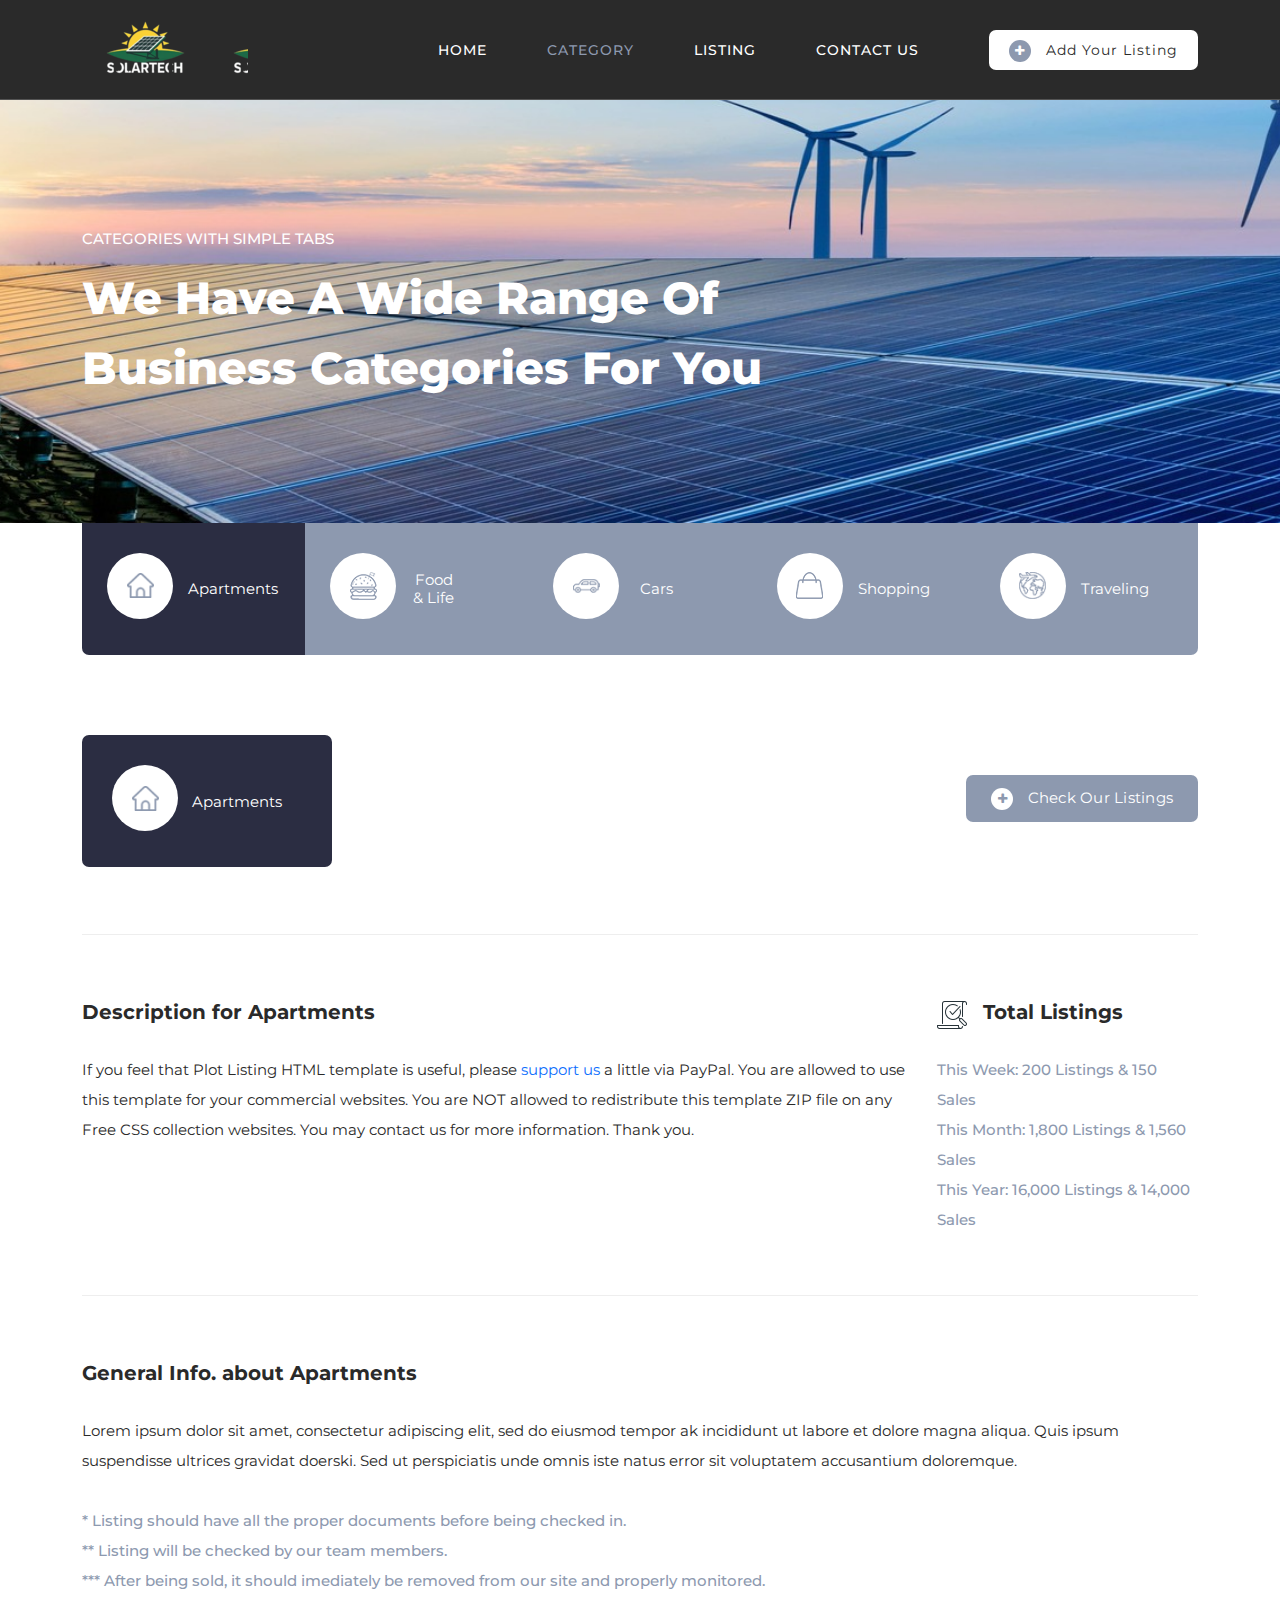
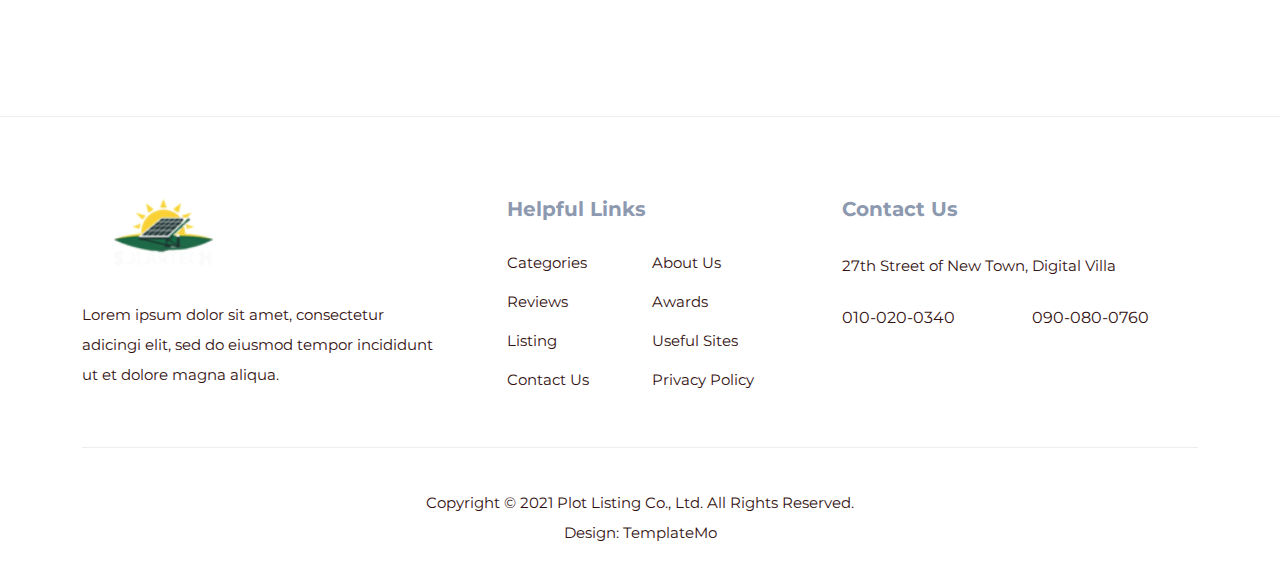
<file: category.html>
<!DOCTYPE html>
<html lang="en">

  <head>

    <meta charset="UTF-8">
    <meta name="viewport" content="width=device-width, initial-scale=1, shrink-to-fit=no">
    <meta name="description" content="">
    <meta name="author" content="">
    <link rel="preconnect" href="https://fonts.gstatic.com">
    <link href="https://fonts.googleapis.com/css2?family=Montserrat:wght@100;200;300;400;500;600;700;800;900&display=swap" rel="stylesheet">

    <title>Plotlist - Listing HTML5 Template</title>

    <!-- Bootstrap core CSS -->
    <link href="vendor/bootstrap/css/bootstrap.min.css" rel="stylesheet">


    <!-- Additional CSS Files -->
    <link rel="stylesheet" href="assets/css/fontawesome.css">
    <link rel="stylesheet" href="assets/css/templatemo-plot-listing.css">
    <link rel="stylesheet" href="assets/css/animated.css">
    <link rel="stylesheet" href="assets/css/owl.css">
<!--

TemplateMo 564 Plot Listing

https://templatemo.com/tm-564-plot-listing

-->
  </head>

<body>

  <!-- ***** Preloader Start ***** -->
  <div id="js-preloader" class="js-preloader">
    <div class="preloader-inner">
      <span class="dot"></span>
      <div class="dots">
        <span></span>
        <span></span>
        <span></span>
      </div>
    </div>
  </div>
  <!-- ***** Preloader End ***** -->

  <!-- ***** Header Area Start ***** -->
  <header class="header-area header-sticky wow slideInDown" data-wow-duration="0.75s" data-wow-delay="0s">
    <div class="container">
      <div class="row">
        <div class="col-12">
          <nav class="main-nav">
            <!-- ***** Logo Start ***** -->
            <a href="index.html" class="logo">
            </a>
            <!-- ***** Logo End ***** -->
            <!-- ***** Menu Start ***** -->
            <ul class="nav">
              <li><a href="index.html">Home</a></li>
              <li><a href="category.html" class="active">Category</a></li>
              <li><a href="listing.html">Listing</a></li>
              <li><a href="contact.html">Contact Us</a></li> 
              <li><div class="main-white-button"><a href="#"><i class="fa fa-plus"></i> Add Your Listing</a></div></li> 
            </ul>        
            <a class='menu-trigger'>
                <span>Menu</span>
            </a>
            <!-- ***** Menu End ***** -->
          </nav>
        </div>
      </div>
    </div>
  </header>
  <!-- ***** Header Area End ***** -->

  <div class="page-heading">
    <div class="container">
      <div class="row">
        <div class="col-lg-8">
          <div class="top-text header-text">
            <h6>Categories with Simple Tabs</h6>
            <h2>We have a wide range of business categories for you</h2>
          </div>
        </div>
      </div>
    </div>
  </div>



  <div class="category-post">
    <div class="container">
      <div class="row">
        <div class="col-lg-12">
          <div class="naccs">
            <div class="grid">
              <div class="row">
                <div class="col-lg-12">
                  <div class="menu">
                    <div class="first-thumb active">
                      <div class="thumb">
                        <span class="icon"><img src="assets/images/search-icon-01.png" alt=""><h4>Apartments</h4></span>    
                      </div>
                    </div>
                    <div>
                      <div class="thumb">                 
                        <span class="icon"><img src="assets/images/search-icon-02.png" alt=""><h4>Food &amp; Life</h4></span>
                      </div>
                    </div>
                    <div>
                      <div class="thumb">                 
                        <span class="icon"><img src="assets/images/search-icon-03.png" alt=""><h4>Cars</h4></span>
                      </div>
                    </div>
                    <div>
                      <div class="thumb">                 
                        <span class="icon"><img src="assets/images/search-icon-04.png" alt=""><h4>Shopping</h4></span>
                      </div>
                    </div>
                    <div class="last-thumb">
                      <div class="thumb">                 
                        <span class="icon"><img src="assets/images/search-icon-05.png" alt=""><h4>Traveling</h4></span>
                      </div>
                    </div>
                  </div>
                </div> 
                <div class="col-lg-12">
                  <ul class="nacc">
                    <li class="active">
                      <div>
                        <div class="thumb">
                          <div class="row">
                            <div class="col-lg-12">
                              <div class="top-content">
                                <div class="row">
                                  <div class="col-lg-6">
                                    <div class="top-icon">
                                      <span class="icon"><img src="assets/images/search-icon-01.png" alt=""><h4>Apartments</h4></span> 
                                    </div>
                                  </div>
                                  <div class="col-lg-6">
                                    <div class="main-white-button">
                                      <a href="#"><i class="fa fa-plus"></i> Check Our Listings</a>
                                    </div>
                                  </div>
                                </div>
                              </div>      
                            </div>
                            <div class="col-lg-12">
                              <div class="description">
                                <div class="row">
                                  <div class="col-lg-9">
                                    <h4>Description for Apartments</h4>
                                    <p>If you feel that Plot Listing HTML template is useful, please <a rel="nofollow" href="https://www.paypal.me/templatemo" target="_blank">support us</a> a little via PayPal. You are allowed to use this template for your commercial websites. You are NOT allowed to redistribute this template ZIP file on any Free CSS collection websites. You may contact us for more information. Thank you.</p>
                                  </div>
                                  <div class="col-lg-3">
                                    <div class="text-icon">
                                      <h4><img src="assets/images/listing-icon-heading.png" alt=""> Total Listings</h4>
                                    </div>
                                    <span class="list-item">This Week: 200 Listings &amp; 150 Sales<br>This Month: 1,800 Listings &amp; 1,560 Sales<br>This Year: 16,000 Listings &amp; 14,000 Sales</span>
                                  </div>
                                </div>
                              </div>
                            </div>
                            <div class="col-lg-12">
                              <div class="general-info">
                                <div class="row">
                                  <div class="col-lg-12">
                                    <h4>General Info. about Apartments</h4>
                                    <p>Lorem ipsum dolor sit amet, consectetur adipiscing elit, sed do eiusmod tempor ak incididunt ut labore et dolore magna aliqua. Quis ipsum suspendisse ultrices gravidat doerski. Sed ut perspiciatis unde omnis iste natus error sit voluptatem accusantium doloremque.</p>
                                    <span class="list-item">* Listing should have all the proper documents before being checked in.
                                    <br>** Listing will be checked by our team members.
                                    <br>*** After being sold, it should imediately be removed from our site and properly monitored.</span>
                                  </div>
                                </div>
                              </div>
                            </div>
                          </div>
                        </div>
                      </div>
                    </li>                 
                    <li>
                      <div>
                        <div class="thumb">
                          <div class="row">
                            <div class="col-lg-12">
                              <div class="top-content">
                                <div class="row">
                                  <div class="col-lg-6">
                                    <div class="top-icon">
                                      <span class="icon"><img src="assets/images/search-icon-02.png" alt=""><h4>Food &amp; Life</h4></span> 
                                    </div>
                                  </div>
                                  <div class="col-lg-6">
                                    <div class="main-white-button">
                                      <a href="#"><i class="fa fa-plus"></i> Check Our Listings</a>
                                    </div>
                                  </div>
                                </div>
                              </div>      
                            </div>
                            <div class="col-lg-12">
                              <div class="description">
                                <div class="row">
                                  <div class="col-lg-9">
                                    <h4>Description for Food and Life</h4>
                                    <p>Plot Listing template is a responsive website layout that included four HTML pages. Please tell your friends about TemplateMo website. You can download and apply this template for your dynamic CMS websites.</p>
                                    <br>
                                    <p><strong>Did you know?</strong>
                                    <br>You can get the best free HTML templates on Too CSS blog. Visit the blog pages and explore fresh and latest website templates.</p>
                                  </div>
                                  <div class="col-lg-3">
                                    <div class="text-icon">
                                      <h4><img src="assets/images/listing-icon-heading.png" alt=""> Total Listings</h4>
                                    </div>
                                    <span class="list-item">This Week: 124 Listings &amp; 84 Sales<br>This Month: 1,040 Listings &amp; 720 Sales<br>This Year: 10,640 Listings &amp; 9,600 Sales</span>
                                  </div>
                                </div>
                              </div>
                            </div>
                            <div class="col-lg-12">
                              <div class="general-info">
                                <div class="row">
                                  <div class="col-lg-12">
                                    <h4>General Info</h4>
                                    <p>Lorem ipsum dolor sit amet, consectetur adipiscing elit, sed do eiusmod tempor ak incididunt ut labore et dolore magna aliqua. Quis ipsum suspendisse ultrices gravidat doerski. Sed ut perspiciatis unde omnis iste natus error sit voluptatem accusantium doloremque.</p>
                                    <span class="list-item">* Listing should have all the proper documents before being checked in.
                                    <br>** Listing will be checked by our team members.
                                    <br>*** After being sold, it should imediately be removed from our site and properly monitored.</span>
                                  </div>
                                </div>
                              </div>
                            </div>
                          </div>
                        </div>
                      </div>
                    </li>
                    <li>
                      <div>
                        <div class="thumb">
                          <div class="row">
                            <div class="col-lg-12">
                              <div class="top-content">
                                <div class="row">
                                  <div class="col-lg-6">
                                    <div class="top-icon">
                                      <span class="icon"><img src="assets/images/search-icon-03.png" alt=""><h4>Cars</h4></span> 
                                    </div>
                                  </div>
                                  <div class="col-lg-6">
                                    <div class="main-white-button">
                                      <a href="#"><i class="fa fa-plus"></i> Check Our Listings</a>
                                    </div>
                                  </div>
                                </div>
                              </div>      
                            </div>
                            <div class="col-lg-12">
                              <div class="description">
                                <div class="row">
                                  <div class="col-lg-9">
                                    <h4>Description about cars</h4>
                                    <p>Lorem ipsum dolor sit amet, consectetur adipiscing elit, sed do eiusmod tempor ak incididunt ut labore et dolore magna aliqua. Quis ipsum suspendisse ultrices gravidat doerski. Sed ut perspiciatis unde omnis iste natus error sit voluptatem accusantium doloremque laudantium, totam rem aperiam, eaque ipsa quae ab illo.</p>
                                  </div>
                                  <div class="col-lg-3">
                                    <div class="text-icon">
                                      <h4><img src="assets/images/listing-icon-heading.png" alt=""> Total Listings</h4>
                                    </div>
                                    <span class="list-item">This Week: 800 Listings &amp; 400 Sales<br>This Month: 1,600 Listings &amp; 1,200 Sales<br>This Year: 14,000 Listings &amp; 12,000 Sales</span>
                                  </div>
                                </div>
                              </div>
                            </div>
                            <div class="col-lg-12">
                              <div class="general-info">
                                <div class="row">
                                  <div class="col-lg-12">
                                    <h4>General Info. about cars</h4>
                                    <p>Lorem ipsum dolor sit amet, consectetur adipiscing elit, sed do eiusmod tempor ak incididunt ut labore et dolore magna aliqua. Quis ipsum suspendisse ultrices gravidat doerski. Sed ut perspiciatis unde omnis iste natus error sit voluptatem accusantium doloremque.</p>
                                    <span class="list-item">* Listing should have all the proper documents before being checked in.
                                    <br>** Listing will be checked by our team members.
                                    <br>*** After being sold, it should imediately be removed from our site and properly monitored.</span>
                                  </div>
                                </div>
                              </div>
                            </div>
                          </div>
                        </div>
                      </div>
                    </li>
                    <li>
                      <div>
                        <div class="thumb">
                          <div class="row">
                            <div class="col-lg-12">
                              <div class="top-content">
                                <div class="row">
                                  <div class="col-lg-6">
                                    <div class="top-icon">
                                      <span class="icon"><img src="assets/images/search-icon-04.png" alt=""><h4>Shopping</h4></span> 
                                    </div>
                                  </div>
                                  <div class="col-lg-6">
                                    <div class="main-white-button">
                                      <a href="#"><i class="fa fa-plus"></i> Check Our Listings</a>
                                    </div>
                                  </div>
                                </div>
                              </div>      
                            </div>
                            <div class="col-lg-12">
                              <div class="description">
                                <div class="row">
                                  <div class="col-lg-9">
                                    <h4>Description about Shopping</h4>
                                    <p>Lorem ipsum dolor sit amet, consectetur adipiscing elit, sed do eiusmod tempor ak incididunt ut labore et dolore magna aliqua. Quis ipsum suspendisse ultrices gravidat doerski. Sed ut perspiciatis unde omnis iste natus error sit voluptatem accusantium doloremque laudantium, totam rem aperiam, eaque ipsa quae ab illo.</p>
                                  </div>
                                  <div class="col-lg-3">
                                    <div class="text-icon">
                                      <h4><img src="assets/images/listing-icon-heading.png" alt=""> Total Listings</h4>
                                    </div>
                                    <span class="list-item">This Week: 150 Listings &amp; 140 Sales<br>This Month: 1,500 Listings &amp; 1,100 Sales<br>This Year: 15,000 Listings &amp; 14,000 Sales</span>
                                  </div>
                                </div>
                              </div>
                            </div>
                            <div class="col-lg-12">
                              <div class="general-info">
                                <div class="row">
                                  <div class="col-lg-12">
                                    <h4>General Info. for Shopping</h4>
                                    <p>Lorem ipsum dolor sit amet, consectetur adipiscing elit, sed do eiusmod tempor ak incididunt ut labore et dolore magna aliqua. Quis ipsum suspendisse ultrices gravidat doerski. Sed ut perspiciatis unde omnis iste natus error sit voluptatem accusantium doloremque.</p>
                                    <span class="list-item">* Listing should have all the proper documents before being checked in.
                                    <br>** Listing will be checked by our team members.
                                    <br>*** After being sold, it should imediately be removed from our site and properly monitored.</span>
                                  </div>
                                </div>
                              </div>
                            </div>
                          </div>
                        </div>
                      </div>
                    </li>
                    <li>
                      <div>
                        <div class="thumb">
                          <div class="row">
                            <div class="col-lg-12">
                              <div class="top-content">
                                <div class="row">
                                  <div class="col-lg-6">
                                    <div class="top-icon">
                                      <span class="icon"><img src="assets/images/search-icon-05.png" alt=""><h4>Traveling</h4></span> 
                                    </div>
                                  </div>
                                  <div class="col-lg-6">
                                    <div class="main-white-button">
                                      <a href="#"><i class="fa fa-plus"></i> Check Our Listings</a>
                                    </div>
                                  </div>
                                </div>
                              </div>      
                            </div>
                            <div class="col-lg-12">
                              <div class="description">
                                <div class="row">
                                  <div class="col-lg-9">
                                    <h4>Description of Traveling</h4>
                                    <p>Lorem ipsum dolor sit amet, consectetur adipiscing elit, sed do eiusmod tempor ak incididunt ut labore et dolore magna aliqua. Quis ipsum suspendisse ultrices gravidat doerski. Sed ut perspiciatis unde omnis iste natus error sit voluptatem accusantium doloremque laudantium, totam rem aperiam, eaque ipsa quae ab illo.</p>
                                  </div>
                                  <div class="col-lg-3">
                                    <div class="text-icon">
                                      <h4><img src="assets/images/listing-icon-heading.png" alt=""> Total Listings</h4>
                                    </div>
                                    <span class="list-item">This Week: 200 Listings &amp; 120 Sales<br>This Month: 1,400 Listings &amp; 900 Sales<br>This Year: 14,000 Listings &amp; 12,000 Sales</span>
                                  </div>
                                </div>
                              </div>
                            </div>
                            <div class="col-lg-12">
                              <div class="general-info">
                                <div class="row">
                                  <div class="col-lg-12">
                                    <h4>General Info. about Traveling</h4>
                                    <p>Lorem ipsum dolor sit amet, consectetur adipiscing elit, sed do eiusmod tempor ak incididunt ut labore et dolore magna aliqua. Quis ipsum suspendisse ultrices gravidat doerski. Sed ut perspiciatis unde omnis iste natus error sit voluptatem accusantium doloremque.</p>
                                    <span class="list-item">* Listing should have all the proper documents before being checked in.
                                    <br>** Listing will be checked by our team members.
                                    <br>*** After being sold, it should imediately be removed from our site and properly monitored.</span>
                                  </div>
                                </div>
                              </div>
                            </div>
                          </div>
                        </div>
                      </div>
                    </li>
                  </ul>
                </div>          
              </div>
            </div>
          </div>
        </div>
      </div>
    </div>
  </div>

  <footer>
    <div class="container">
      <div class="row">
        <div class="col-lg-4">
          <div class="about">
            <div class="logo">
              <img src="assets/images/black-logo.png" alt="">
            </div>
            <p>Lorem ipsum dolor sit amet, consectetur adicingi elit, sed do eiusmod tempor incididunt ut et dolore magna aliqua.</p>
          </div>
        </div>
        <div class="col-lg-4">
          <div class="helpful-links">
            <h4>Helpful Links</h4>
            <div class="row">
              <div class="col-lg-6">
                <ul>
                  <li><a href="#">Categories</a></li>
                  <li><a href="#">Reviews</a></li>
                  <li><a href="#">Listing</a></li>
                  <li><a href="#">Contact Us</a></li>
                </ul>
              </div>
              <div class="col-lg-6">
                <ul>
                  <li><a href="#">About Us</a></li>
                  <li><a href="#">Awards</a></li>
                  <li><a href="#">Useful Sites</a></li>
                  <li><a href="#">Privacy Policy</a></li>
                </ul>
              </div>
            </div>
          </div>
        </div>
        <div class="col-lg-4">
          <div class="contact-us">
            <h4>Contact Us</h4>
            <p>27th Street of New Town, Digital Villa</p>
            <div class="row">
              <div class="col-lg-6">
                <a href="#">010-020-0340</a>
              </div>
              <div class="col-lg-6">
                <a href="#">090-080-0760</a>
              </div>
            </div>
          </div>
        </div>
        <div class="col-lg-12">
          <div class="sub-footer">
            <p>Copyright © 2021 Plot Listing Co., Ltd. All Rights Reserved.
            <br>
			Design: <a rel="nofollow" href="https://templatemo.com" title="CSS Templates">TemplateMo</a></p>
          </div>
        </div>
      </div>
    </div>
  </footer>


  <!-- Scripts -->
  <script src="vendor/jquery/jquery.min.js"></script>
  <script src="vendor/bootstrap/js/bootstrap.bundle.min.js"></script>
  <script src="assets/js/owl-carousel.js"></script>
  <script src="assets/js/animation.js"></script>
  <script src="assets/js/imagesloaded.js"></script>
  <script src="assets/js/custom.js"></script>

</body>

</html>
</file>
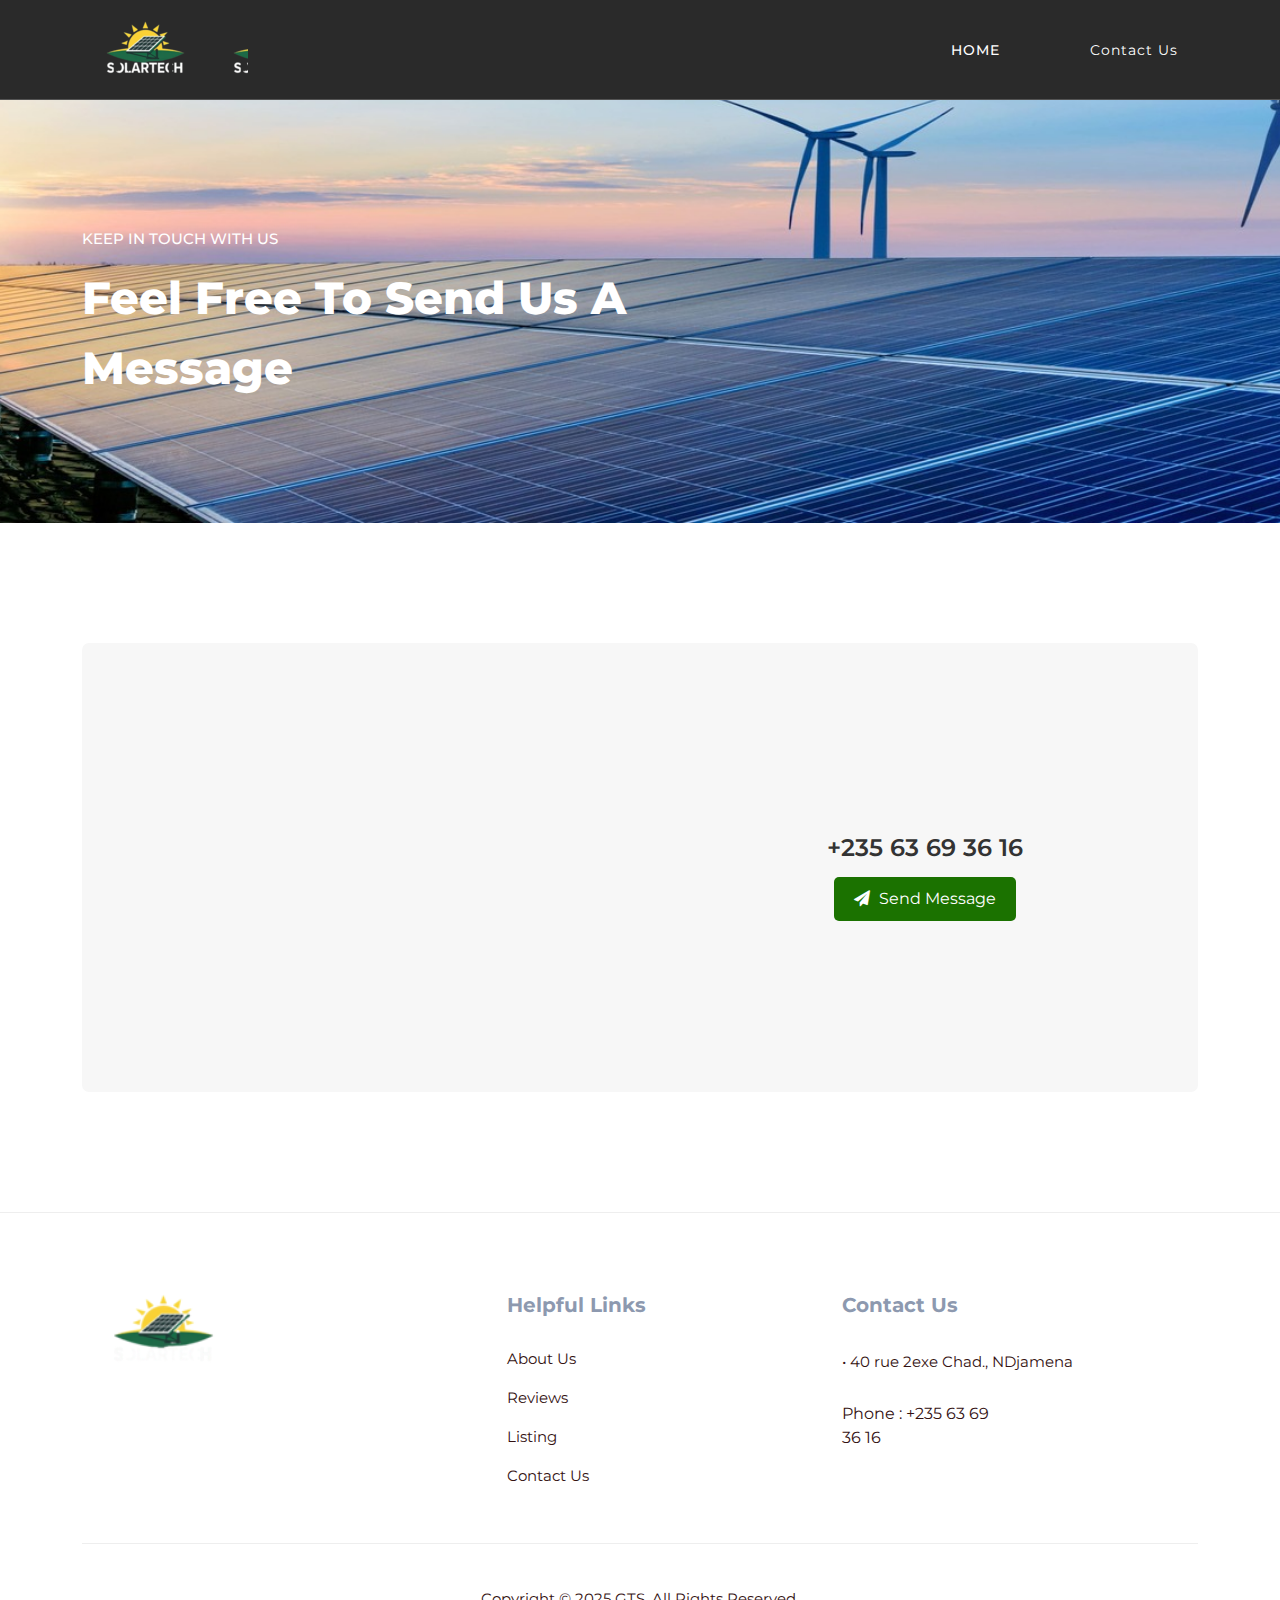
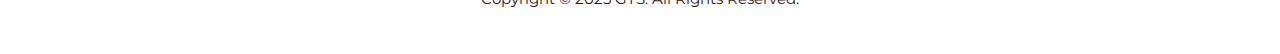
<file: contact.html>
<!DOCTYPE html>
<html lang="en">

  <head>

    <meta charset="UTF-8">
    <meta name="viewport" content="width=device-width, initial-scale=1, shrink-to-fit=no">
    <meta name="description" content="">
    <meta name="author" content="">
    <link rel="preconnect" href="https://fonts.gstatic.com">
    <link href="https://fonts.googleapis.com/css2?family=Montserrat:wght@100;200;300;400;500;600;700;800;900&display=swap" rel="stylesheet">

    <title>Plotlist - Listing HTML5 Template</title>

    <!-- Bootstrap core CSS -->
    <link href="vendor/bootstrap/css/bootstrap.min.css" rel="stylesheet">


    <!-- Additional CSS Files -->
    <link rel="stylesheet" href="assets/css/fontawesome.css">
    <link rel="stylesheet" href="assets/css/templatemo-plot-listing.css">
    <link rel="stylesheet" href="assets/css/animated.css">
    <link rel="stylesheet" href="assets/css/owl.css">
<!--

TemplateMo 564 Plot Listing

https://templatemo.com/tm-564-plot-listing

-->
  </head>

<body>

  <!-- ***** Preloader Start ***** -->
  <div id="js-preloader" class="js-preloader">
    <div class="preloader-inner">
      <span class="dot"></span>
      <div class="dots">
        <span></span>
        <span></span>
        <span></span>
      </div>
    </div>
  </div>
  <!-- ***** Preloader End ***** -->

  <!-- ***** Header Area Start ***** -->
  <header class="header-area header-sticky wow slideInDown" data-wow-duration="0.75s" data-wow-delay="0s">
    <div class="container">
      <div class="row">
        <div class="col-12">
          <nav class="main-nav">
            <!-- ***** Logo Start ***** -->
            <a href="index.html" class="logo">
            </a>
            <!-- ***** Logo End ***** -->
            <!-- ***** Menu Start ***** -->
            <ul class="nav">
              <li><a href="index.html">Home</a></li>
              <li><a href="#" class="active">Contact Us</a></li> 
            </ul>        
            <a class='menu-trigger'>
                <span>Menu</span>
            </a>
            <!-- ***** Menu End ***** -->
          </nav>
        </div>
      </div>
    </div>
  </header>
  <!-- ***** Header Area End ***** -->

  <div class="page-heading">
    <div class="container">
      <div class="row">
        <div class="col-lg-8">
          <div class="top-text header-text">
            <h6>Keep in touch with us</h6>
            <h2>Feel free to send us a message</h2>
          </div>
        </div>
      </div>
    </div>
  </div>

  <div class="contact-page">
    <div class="container">
      <div class="row">
        <div class="col-lg-12">
          <div class="inner-content">
            <div class="row">
              <div class="col-lg-6">
                <div id="map">
                  <iframe src="https://www.google.com/maps/embed?pb=!1m18!1m12!1m3!1d31208.94835985083!2d15.108414950000002!3d12.10403625!2m3!1f0!2f0!3f0!3m2!1i1024!2i768!4f13.1!3m3!1m2!1s0x1119615e45c50705%3A0x37de934c77d5e4fb!2s7EME%20Arrondissement%2C%20N&#39;Djamena%2C%20Chad!5e0!3m2!1sen!2str!4v1750857890826!5m2!1sen!2str" width="600" height="450" style="border:0;" allowfullscreen="" loading="lazy" referrerpolicy="no-referrer-when-downgrade"></iframe>
                </div>
              </div>
              <div class="col-lg-6 align-self-center">
                <div class="contact-info">
                  <h5>+235 63 69 36 16</h5>
                  <a href="https://chat.whatsapp.com/GQvMGcWKvUmAH7Bb40ac4W" target="_blank">
                    <button type="submit" class="contact-button"><i class="fa fa-paper-plane"></i> Send Message</button>
                  </a>
                </div>

                <style>
                  .contact-info {
                    text-align: center;
                    margin-top: 20px;
                  }

                  .contact-info h5 {
                    font-size: 1.5rem;
                    font-weight: 600;
                    color: #333;
                    margin-bottom: 15px;
                  }

                  .contact-button {
                    background-color: #1b7200;
                    color: #fff;
                    border: none;
                    padding: 10px 20px;
                    font-size: 1rem;
                    border-radius: 5px;
                    cursor: pointer;
                    transition: background-color 0.3s ease;
                  }

                  .contact-button:hover {
                    background-color: #0056b3;
                  }

                  .contact-button i {
                    margin-right: 5px;
                  }
                </style>
              </div>
            </div>
          </div>
        </div>
      </div>
    </div>
  </div>

  <footer>
    <div class="container">
      <div class="row">
        <div class="col-lg-4">
          <div class="about">
            <div class="logo">
              <img src="assets/images/black-logo.png" alt="">
            </div>
            <p></p>
          </div>
        </div>
        <div class="col-lg-4">
          <div class="helpful-links">
            <h4>Helpful Links</h4>
            <div class="row">
              <div class="col-lg-6">
                <ul>
                  <li><a href="#">About Us</a></li>
                  <li><a href="#">Reviews</a></li>
                  <li><a href="#">Listing</a></li>
                  <li><a href="#">Contact Us</a></li>
                </ul>
              </div>
            </div>
          </div>
        </div>
        <div class="col-lg-4">
          <div class="contact-us">
            <h4>Contact Us</h4>
            <p>• 40 rue 2exe Chad., NDjamena</p>
            <div class="row">
              <div class="col-lg-6">
                <a href="#">Phone : +235 63 69 36 16</a>
              </div>

            </div>
          </div>
        </div>
        <div class="col-lg-12">
          <div class="sub-footer">
            <p>Copyright © 2025 GTS. All Rights Reserved.
            <br>
		
          </div>
        </div>
      </div>
    </div>
  </footer>

  <!-- Scripts -->
  <script src="vendor/jquery/jquery.min.js"></script>
  <script src="vendor/bootstrap/js/bootstrap.bundle.min.js"></script>
  <script src="assets/js/owl-carousel.js"></script>
  <script src="assets/js/animation.js"></script>
  <script src="assets/js/imagesloaded.js"></script>
  <script src="assets/js/custom.js"></script>

</body>

</html>
</file>
<file: assets/css/templatemo-plot-listing.css>
/*

TemplateMo 564 Plot Listing

https://templatemo.com/tm-564-plot-listing

*/

/* ---------------------------------------------
Table of contents
------------------------------------------------
01. font & reset css
02. reset
03. global styles
04. header
05. banner
06. features
07. testimonials
08. contact
09. footer
10. preloader
11. search
12. portfolio

--------------------------------------------- */
/* 
---------------------------------------------
font & reset css
--------------------------------------------- 
*/
@import url('https://fonts.googleapis.com/css2?family=Montserrat:wght@100;200;300;400;500;600;700;800;900&display=swap');
/* 
---------------------------------------------
reset
--------------------------------------------- 
*/
html, body, div, span, applet, object, iframe, h1, h2, h3, h4, h5, h6, p, blockquote, div
pre, a, abbr, acronym, address, big, cite, code, del, dfn, em, font, img, ins, kbd, q,
s, samp, small, strike, strong, sub, sup, tt, var, b, u, i, center, dl, dt, dd, ol, ul, li,
figure, header, nav, section, article, aside, footer, figcaption {
  margin: 0;
  padding: 0;
  border: 0;
  outline: 0;
}

/* clear fix */
.grid:after {
  content: '';
  display: block;
  clear: both;
}

/* ---- .grid-item ---- */

.grid-sizer,
.grid-item {
  width: 50%;
}

.grid-item {
  float: left;
}

.grid-item img {
  display: block;
  max-width: 100%;
}

.clearfix:after {
  content: ".";
  display: block;
  clear: both;
  visibility: hidden;
  line-height: 0;
  height: 0;
}

.clearfix {
  display: inline-block;
}

html[xmlns] .clearfix {
  display: block;
}

* html .clearfix {
  height: 1%;
}

ul, li {
  padding: 0;
  margin: 0;
  list-style: none;
}

header, nav, section, article, aside, footer, hgroup {
  display: block;
}

* {
  box-sizing: border-box;
}

html, body {
  font-family: 'Montserrat', sans-serif;
  font-weight: 400;
  background-color: #fff;
  -ms-text-size-adjust: 100%;
  -webkit-font-smoothing: antialiased;
  -moz-osx-font-smoothing: grayscale;
}

a {
  text-decoration: none !important;
}

h1, h2, h3, h4, h5, h6 {
  margin-top: 0px;
  margin-bottom: 0px;
}

ul {
  margin-bottom: 0px;
}

p {
  font-size: 15px;
  line-height: 30px;
  color: #2a2a2a;
}

img {
  margin-bottom: -3px;
  width: 100%;
  overflow: hidden;
}

/* 
---------------------------------------------
global styles
--------------------------------------------- 
*/
html,
body {
  background: #fff;
  font-family: 'Montserrat', sans-serif;
}

::selection {
  background: #03a4ed;
  color: #fff;
}

::-moz-selection {
  background: #03a4ed;
  color: #fff;
}

@media (max-width: 991px) {
  html, body {
    overflow-x: hidden;
  }
  .mobile-top-fix {
    margin-top: 30px;
    margin-bottom: 0px;
  }
  .mobile-bottom-fix {
    margin-bottom: 30px;
  }
  .mobile-bottom-fix-big {
    margin-bottom: 60px;
  }
}

.page-section {
  margin-top: 120px;
}

.section-heading h2 {
  font-size: 35px;
  margin-bottom: 25px;
  text-transform: capitalize;
  color: #2a2a2a;
  font-weight: 700;
  position: relative;
  z-index: 2;
  line-height: 44px;
}

.section-heading h6 {
  text-transform: uppercase;
  font-size: 15px;
  font-weight: 500;
  color: #8d99af;
}

.main-white-button a {
  display: inline-block;
  background-color: #fff;
  font-size: 15px;
  font-weight: 400;
  color: #2a2a2a;
  text-transform: capitalize;
  padding: 12px 25px;
  border-radius: 7px;
  letter-spacing: 0.25px;
  transition: all .3s;
}

.main-white-button a i {
  margin-right: 10px;
  width: 22px;
  height: 22px;
  background-color: #8d99af;
  color: #fff;
  border-radius: 50%;
  display: inline-block;
  text-align: center;
  font-size: 12px;
  line-height: 22px;
}

.main-white-button a:hover {
  background-color: #8d99af;
  color: #fff;
}

/* 
---------------------------------------------
header
--------------------------------------------- 
*/

.background-header {
  background-color: #fff!important;
  height: 80px!important;
  position: fixed!important;
  top: 0px;
  left: 0px;
  right: 0px;
  box-shadow: 0px 0px 10px rgba(0,0,0,0.15)!important;
}

.background-header .logo,
.background-header .main-nav .nav li a {
  color: #1e1e1e!important;
}

.background-header .main-nav .nav li:hover a {
  color: #8d99af!important;
}

.background-header .nav li a.active {
  color: #8d99af!important;
}

.header-area {
  background-color: #2a2a2a;
  border-bottom: 1px solid rgba(250,250,250,0.2);
  position: fixed;
  top: 0px;
  left: 0px;
  right: 0px;
  z-index: 100;
  height: 100px;
  -webkit-transition: all .5s ease 0s;
  -moz-transition: all .5s ease 0s;
  -o-transition: all .5s ease 0s;
  transition: all .5s ease 0s;
}

.header-area .main-nav {
  min-height: 80px;
  background: transparent;
}

.header-area .main-nav a.logo {
  background-image: url(../images/white-logo.png);
  width: 166px;
  height: 58px;
  display: inline-block;
  margin-top: 20px;
}

.background-header .main-nav a.logo {
  background-image: url(../images/black-logo.png);
  width: 164px;
  height: 58px;
  display: inline-block;
  margin-top: 10px;
}

.background-header .main-nav .nav {
  margin-top: 20px !important;
}

.header-area .main-nav .nav {
  float: right;
  margin-top: 30px;
  margin-right: 0px;
  background-color: transparent;
  -webkit-transition: all 0.3s ease 0s;
  -moz-transition: all 0.3s ease 0s;
  -o-transition: all 0.3s ease 0s;
  transition: all 0.3s ease 0s;
  position: relative;
  z-index: 999;
}

.header-area .main-nav .nav li {
  padding-left: 30px;
  padding-right: 30px;
}

.header-area .main-nav .nav li:last-child {
  padding-right: 0px;
  padding-left: 40px;
}

.header-area .main-nav .nav li:last-child a ,
.background-header .main-nav .nav li:last-child a {
  color: #2a2a2a !important;
  text-transform: capitalize;
  padding: 0px 20px;
  font-weight: 400;
}

.header-area .main-nav .nav li:last-child a i,
.background-header .main-nav .nav li:last-child a i {
  font-size: 12px!important;
  font-weight: 400 !important;
}

.background-header .main-nav .nav li:last-child .main-white-button a {
  background-color: #8d99af;
  color: #fff !important;
}

.background-header .main-nav .nav li:last-child .main-white-button a i {
  background-color: #fff;
  color: #8d99af;
}

.header-area .main-nav .nav li:last-child a:hover,
.header-area .main-nav .nav li:last-child a.active {
  color: #fff !important;
}

.header-area .main-nav .nav li a {
  display: block;
  font-weight: 500;
  font-size: 14px;
  color: #fff;
  text-transform: uppercase;
  -webkit-transition: all 0.3s ease 0s;
  -moz-transition: all 0.3s ease 0s;
  -o-transition: all 0.3s ease 0s;
  transition: all 0.3s ease 0s;
  height: 40px;
  line-height: 40px;
  border: transparent;
  letter-spacing: 1px;
}

.header-area .main-nav .nav li:hover a,
.header-area .main-nav .nav li a.active {
  color: #8d99af!important;
}

.background-header .main-nav .nav li:hover a,
.background-header .main-nav .nav li a.active {
  color: #8d99af!important;
  opacity: 1;
}

.header-area .main-nav .nav li:last-child a:hover ,
.background-header .main-nav .nav li:last-child a:hover {
  background-color: #8d99af;
}

.header-area .main-nav .nav li.has-sub {
  position: relative;
  padding-right: 15px;
}

.header-area .main-nav .nav li.has-sub:after {
  font-family: FontAwesome;
  content: "\f107";
  font-size: 12px;
  color: #fff;
  position: absolute;
  right: 5px;
  top: 12px;
}

.background-header .main-nav .nav li.has-sub:after {
  color: #1e1e1e;
}

.header-area .main-nav .nav li.has-sub ul.sub-menu {
  position: absolute;
  width: 200px;
  box-shadow: 0 2px 28px 0 rgba(0, 0, 0, 0.06);
  overflow: hidden;
  top: 40px;
  opacity: 0;
  transition: all .3s;
  transform: translateY(+2em);
  visibility: hidden;
  z-index: -1;
}

.header-area .main-nav .nav li.has-sub ul.sub-menu li {
  margin-left: 0px;
  padding-left: 0px;
  padding-right: 0px;
}

.header-area .main-nav .nav li.has-sub ul.sub-menu li a {
  opacity: 1;
  display: block;
  background: #f7f7f7;
  color: #2a2a2a!important;
  padding-left: 20px;
  height: 40px;
  line-height: 40px;
  -webkit-transition: all 0.3s ease 0s;
  -moz-transition: all 0.3s ease 0s;
  -o-transition: all 0.3s ease 0s;
  transition: all 0.3s ease 0s;
  position: relative;
  font-size: 13px;
  font-weight: 400;
  border-bottom: 1px solid #eee;
}

.header-area .main-nav .nav li.has-sub ul li a:hover {
  background: #fff;
  color: #f5a425!important;
  padding-left: 25px;
}

.header-area .main-nav .nav li.has-sub ul li a:hover:before {
  width: 3px;
}

.header-area .main-nav .nav li.has-sub:hover ul.sub-menu {
  visibility: visible;
  opacity: 1;
  z-index: 1;
  transform: translateY(0%);
  transition-delay: 0s, 0s, 0.3s;
}

.header-area .main-nav .menu-trigger {
  cursor: pointer;
  display: block;
  position: absolute;
  top: 33px;
  width: 32px;
  height: 40px;
  text-indent: -9999em;
  z-index: 99;
  right: 40px;
  display: none;
}

.background-header .main-nav .menu-trigger {
  top: 23px;
}

.header-area .main-nav .menu-trigger span,
.header-area .main-nav .menu-trigger span:before,
.header-area .main-nav .menu-trigger span:after {
  -moz-transition: all 0.4s;
  -o-transition: all 0.4s;
  -webkit-transition: all 0.4s;
  transition: all 0.4s;
  background-color: #1e1e1e;
  display: block;
  position: absolute;
  width: 30px;
  height: 2px;
  left: 0;
}

.background-header .main-nav .menu-trigger span,
.background-header .main-nav .menu-trigger span:before,
.background-header .main-nav .menu-trigger span:after {
  background-color: #1e1e1e;
}

.header-area .main-nav .menu-trigger span:before,
.header-area .main-nav .menu-trigger span:after {
  -moz-transition: all 0.4s;
  -o-transition: all 0.4s;
  -webkit-transition: all 0.4s;
  transition: all 0.4s;
  background-color: #1e1e1e;
  display: block;
  position: absolute;
  width: 30px;
  height: 2px;
  left: 0;
  width: 75%;
}

.background-header .main-nav .menu-trigger span:before,
.background-header .main-nav .menu-trigger span:after {
  background-color: #1e1e1e;
}

.header-area .main-nav .menu-trigger span:before,
.header-area .main-nav .menu-trigger span:after {
  content: "";
}

.header-area .main-nav .menu-trigger span {
  top: 16px;
}

.header-area .main-nav .menu-trigger span:before {
  -moz-transform-origin: 33% 100%;
  -ms-transform-origin: 33% 100%;
  -webkit-transform-origin: 33% 100%;
  transform-origin: 33% 100%;
  top: -10px;
  z-index: 10;
}

.header-area .main-nav .menu-trigger span:after {
  -moz-transform-origin: 33% 0;
  -ms-transform-origin: 33% 0;
  -webkit-transform-origin: 33% 0;
  transform-origin: 33% 0;
  top: 10px;
}

.header-area .main-nav .menu-trigger.active span,
.header-area .main-nav .menu-trigger.active span:before,
.header-area .main-nav .menu-trigger.active span:after {
  background-color: transparent;
  width: 100%;
}

.header-area .main-nav .menu-trigger.active span:before {
  -moz-transform: translateY(6px) translateX(1px) rotate(45deg);
  -ms-transform: translateY(6px) translateX(1px) rotate(45deg);
  -webkit-transform: translateY(6px) translateX(1px) rotate(45deg);
  transform: translateY(6px) translateX(1px) rotate(45deg);
  background-color: #1e1e1e;
}

.background-header .main-nav .menu-trigger.active span:before {
  background-color: #1e1e1e;
}

.header-area .main-nav .menu-trigger.active span:after {
  -moz-transform: translateY(-6px) translateX(1px) rotate(-45deg);
  -ms-transform: translateY(-6px) translateX(1px) rotate(-45deg);
  -webkit-transform: translateY(-6px) translateX(1px) rotate(-45deg);
  transform: translateY(-6px) translateX(1px) rotate(-45deg);
  background-color: #1e1e1e;
}

.background-header .main-nav .menu-trigger.active span:after {
  background-color: #1e1e1e;
}

.header-area.header-sticky {
  min-height: 80px;
}

.header-area .nav {
  margin-top: 30px;
}

.header-area.header-sticky .nav li a.active {
  color: #8d99af;
}

@media (max-width: 1200px) {
  .header-area .main-nav .nav li {
    padding-left: 12px;
    padding-right: 12px;
  }
  .header-area .main-nav:before {
    display: none;
  }
}

@media (max-width: 992px) {
  .header-area .main-nav .nav li:last-child  ,
  .background-header .main-nav .nav li:last-child {
    display: none;
  }
  .header-area .main-nav .nav li:nth-child(6),
  .background-header .main-nav .nav li:nth-child(6) {
    padding-right: 0px;
  }
}

@media (max-width: 767px) {
  .background-header .main-nav .nav {
    margin-top: 80px !important;
  }
  .header-area .main-nav .logo {
    color: #1e1e1e;
  }
  .header-area.header-sticky .nav li a:hover,
  .header-area.header-sticky .nav li a.active {
    color: #8d99af!important;
    opacity: 1;
  }
  .header-area.header-sticky .nav li.search-icon a {
    width: 100%;
  }
  .header-area {
    background-color: #f7f7f7;
    padding: 0px 15px;
    height: 100px;
    box-shadow: none;
    text-align: center;
  }
  .header-area .container {
    padding: 0px;
  }
  .header-area .logo {
    margin-left: 30px;
  }
  .header-area .menu-trigger {
    display: block !important;
  }
  .header-area .main-nav {
    overflow: hidden;
  }
  .header-area .main-nav .nav {
    float: none;
    width: 100%;
    display: none;
    -webkit-transition: all 0s ease 0s;
    -moz-transition: all 0s ease 0s;
    -o-transition: all 0s ease 0s;
    transition: all 0s ease 0s;
    margin-left: 0px;
  }
  .background-header .nav {
    margin-top: 80px;
  }
  .header-area .main-nav .nav li:first-child {
    border-top: 1px solid #eee;
  }
  .header-area.header-sticky .nav {
    margin-top: 100px;
  }
  .header-area .main-nav .nav li {
    width: 100%;
    background: #fff;
    border-bottom: 1px solid #e7e7e7;
    padding-left: 0px !important;
    padding-right: 0px !important;
  }
  .header-area .main-nav .nav li a {
    height: 50px !important;
    line-height: 50px !important;
    padding: 0px !important;
    border: none !important;
    background: #f7f7f7 !important;
    color: #191a20 !important;
  }
  .header-area .main-nav .nav li a:hover {
    background: #eee !important;
    color: #8d99af!important;
  }
  .header-area .main-nav .nav li.has-sub ul.sub-menu {
    position: relative;
    visibility: inherit;
    opacity: 1;
    z-index: 1;
    transform: translateY(0%);
    top: 0px;
    width: 100%;
    box-shadow: none;
    height: 0px;
    transition: all 0s;
  }
  .header-area .main-nav .nav li.submenu ul li a {
    font-size: 12px;
    font-weight: 400;
  }
  .header-area .main-nav .nav li.submenu ul li a:hover:before {
    width: 0px;
  }
  .header-area .main-nav .nav li.has-sub ul.sub-menu {
    height: auto;
  }
  .header-area .main-nav .nav li.has-sub:after {
    color: #3B566E;
    right: 30px;
    font-size: 14px;
    top: 15px;
  }
  .header-area .main-nav .nav li.submenu:hover ul, .header-area .main-nav .nav li.submenu:focus ul {
    height: 0px;
  }
}

@media (min-width: 767px) {
  .header-area .main-nav .nav {
    display: flex !important;
  }
}



/* 
---------------------------------------------
Banner Style
--------------------------------------------- 
*/

.main-banner {
  background-repeat: no-repeat;
  background-position: center center;
  background-size: cover;
  background-image: url(../images/banner-bg.jpg);
  padding: 290px 0px 180px 0px;
  position: relative;
  overflow: hidden;
}

.main-banner .top-text {
  text-align: center;
}

.main-banner .top-text h6 {
  color: #fff;
  font-size: 15px;
  font-weight: 500;
  text-transform: uppercase;
}

.main-banner .top-text h2 {
  color: #fff;
  font-size: 45px;
  font-weight: 800;
  text-transform: capitalize;
  margin-top: 15px;
  margin-bottom: 45px;
}

.main-banner ul.categories {
  width: 100%;
  margin-top: 60px;
  text-align: center;
}

.main-banner ul.categories li {
  display: inline-block;
  text-align: center;
  width: 18%;
}

.main-banner ul.categories li a {
  color: #fff;
  text-align: center;
  font-size: 15px;
  margin-top: 15px;
}

.main-banner ul.categories li .icon {
  display: block;
  margin: 0 auto 12px auto;
  width: 66px;
  height: 66px;
  border-radius: 50%;
  text-align: center;
  line-height: 62px;
  color: #8d99af;
  background-color: #fff;
  transition: all .5s;
}

.main-banner ul.categories li a:hover .icon {
  background-color: #2b2d42;
}

.main-banner ul.categories li .icon img {
  max-width: 27px;
}

form#search-form {
  background-color: #fff;
  padding: 0px 0px 0px 30px;
  width: 100%;
  border-radius: 7px;
  display: inline-block;
  text-align: center;
}

form#search-form select,
form#search-form input {
  width: 100%;
  height: 36px;
  background-color: transparent;
  border: none;
  color: #2a2a2a;
  font-size: 15px;
  outline: none;
}

.form-select:focus {
  box-shadow: none;
}

form#search-form input.searchText {
  border-left: 1px solid #8d99af;
  border-right: 1px solid #8d99af;
  padding: 0px 30px;
}

form#search-form input::placeholder {
  color: #2a2a2a;
  font-size: 15px;
}

form#search-form button {
  width: 100%;
  height: 100%;
  background-color: #8d99af;
  border: none;
  padding: 15px;
  color: #fff;
  font-size: 15px;
  border-top-right-radius: 7px;
  border-bottom-right-radius: 7px;
}

form#search-form button i {
  width: 40px;
  height: 40px;
  background-color: #fff;
  border-radius: 50%;
  color: #8d99af;
  display: inline-block;
  text-align: center;
  line-height: 38px;
  margin-right: 10px;
}



/*
---------------------------------------
Popular Categories
---------------------------------------
*/

.popular-categories {
  margin-top: 120px;
}

.popular-categories .section-heading {
  text-align: center;
  margin-bottom: 80px;
}

.popular-categories .naccs {
  position: relative;
  background-color: #2b2d42;
  border-radius: 7px;
}

.popular-categories .icon {
  display: inline-block;
  width: 66px;
  height: 66px;
  border-radius: 50%;
  text-align: center;
  line-height: 62px;
  color: #8d99af;
  background-color: #fff;
  margin-right: 15px;
}

.popular-categories .icon img {
  max-width: 27px;
}

.popular-categories .naccs .menu div.first-thumb {
  border-top-left-radius: 7px;
}

.popular-categories .naccs .menu div.last-thumb {
  margin-bottom: 0px;
  border-bottom-left-radius: 7px;
}

.popular-categories .naccs .menu div {
  color: #fff;
  font-size: 15px;
  background-color: #8d99af;
  margin-bottom: 1px;
  height: 126px;
  text-align: left;
  padding: 0px 15px;
  line-height: 126px;
  cursor: pointer;
  position: relative;
  transition: 1s all cubic-bezier(0.075, 0.82, 0.165, 1);
}

.popular-categories .naccs .menu div.active,
.popular-categories .naccs .menu div.active .thumb {
  background-color: #2b2d42;
}

.popular-categories ul.nacc {
  position: relative;
  min-height: 100%;
  list-style: none;
  margin: 0;
  padding: 0;
  transition: 0.5s all cubic-bezier(0.075, 0.82, 0.165, 1);
}

.popular-categories ul.nacc li {
  opacity: 0;
  transform: translateX(-50px);
  position: absolute;
  list-style: none;
  transition: 1s all cubic-bezier(0.075, 0.82, 0.165, 1);
}

.popular-categories ul.nacc li.active {
  transition-delay: 0.3s;
  position: relative;
  z-index: 2;
  opacity: 1;
  transform: translateX(0px);
}

.popular-categories ul.nacc li {
  width: 100%;
}

.popular-categories .nacc .thumb .left-text {
  margin-left: 30px;
}

.popular-categories .nacc .thumb .left-text h4 {
  color: #fff;
  font-size: 20px;
  font-weight: 700;
  line-height: 35px;
  margin-bottom: 30px;
}

.popular-categories .nacc .thumb .left-text p {
  color: #fff;
  margin-bottom: 30px;
}

.popular-categories .nacc .thumb .right-image {
  padding: 60px;
  display: inline-flex;
} 

.popular-categories .nacc .thumb img {
  border-radius: 7px;
}

.popular-categories .nacc .thumb .left-text .main-white-button a{
  width: 100%;
  text-align: center;
}



/*
---------------------------------------------
Recent Listing 
---------------------------------------------
*/

.recent-listing {
  margin-top: 120px;
  padding-top: 120px;
  margin-bottom: 120px;
  border-top: 1px solid #eee;
}

.recent-listing .section-heading {
  text-align: center;
  margin-bottom: 80px;
}

.recent-listing .item .listing-item {
  display: inline-flex;
  background-color: #f7f7f7;
  border-radius: 7px;
  width: 100%;
  position: relative;
  margin-bottom: 30px;
}

.recent-listing .item .left-image {
  float: left;
  overflow: hidden;
  border-top-left-radius: 7px;
  border-bottom-left-radius: 7px;
}

.recent-listing .item .left-image img {
  overflow: hidden;
  border-top-left-radius: 7px;
  border-bottom-left-radius: 7px;
}

.recent-listing .item .right-content {
  display: inline-block;
  padding: 60px;
}

.recent-listing .item .right-content ul.rate {
  position: absolute;
  right: 60px;
  top: 60px;
}

.recent-listing .item .right-content ul.rate li {
  display: inline-block;
}

.recent-listing .item .right-content ul.rate li:last-child {
  margin-left: 10px;
}

.recent-listing .item .right-content h4 {
  font-size: 20px;
  color: #2a2a2a;
  font-weight: 700;
  margin-bottom: 20px;
}

.recent-listing .item .right-content h6 {
  font-size: 15px;
  font-weight: 500;
  color: #8d99af;
}

.recent-listing .item .right-content span.price {
  color: #2a2a2a;
  font-size: 15px;
  margin-top: 30px;
  display: block;
  margin-bottom: 15px;
}

.recent-listing .item .right-content span.price .icon {
  width: 30px;
  height: 30px;
  background-color: #8d99af;
  border-radius: 50%;
  text-align: center;
  line-height: 28px;
  display: inline-block;
  margin-right: 10px;
}

.recent-listing .item .right-content span.price .icon img {
  max-width: 16px;
  text-align: center;
  display: inline-block;
}

.recent-listing .item .right-content span.details {
  display: block;
  margin-bottom: 30px;
  font-size: 15px;
  color: #8d99af;
}

.recent-listing .item .right-content span.details em {
  font-style: normal;
  color: #2a2a2a;
}

.recent-listing .item .right-content ul.info li {
  display: inline-block;
  margin-bottom: 15px;
  margin-right: 30px;
  width: 100%;
}

.recent-listing .item .right-content ul.info li:last-child {
  margin-bottom: 0px;
}

.recent-listing .item .right-content ul.info li img {
  max-width: 30px;
  margin-right: 15px;
  display: inline;
}

.recent-listing .item .right-content .main-white-button {
  position: absolute;
  right: 60px;
  bottom: 60px;
}

.recent-listing .owl-dots {
  margin-top: 15px;
  text-align: center;
}

.recent-listing .owl-dots .owl-dot {
  width: 10px;
  height: 10px;
  background-color: #8d99af;
  border-radius: 50%;
  margin: 0px 5px;
  transition: all .3s;
}

.recent-listing .owl-dots .active {
  width: 14px;
  height: 14px;
}


/*
---------------------------------------------
Footer
---------------------------------------------
*/

footer {
  border-top: 1px solid #eee;
  padding-top: 80px;
}

footer h4 {
  font-size: 20px;
  font-weight: 700;
  color: #8d99af;
  margin-bottom: 30px;
}

footer p,
footer a {
  color: #331111;
}

footer .logo img {
  max-width: 163px;
  margin-bottom: 30px;
}

footer .helpful-links {
  margin: 0px 45px;
}

footer .helpful-links ul li {
  display: block;
  margin-bottom: 15px;
}

footer .helpful-links ul li a {
  font-size: 15px;
  transition: all .3s;
}

footer .helpful-links ul li a:hover {
  color: #8d99af;
  border-bottom: 1px solid #8d99af;
}

footer .contact-us p {
  margin-bottom: 25px;
}

footer .contact-us a {
  transition: all .3s;
}

footer .contact-us a:hover {
  color: #8d99af;
  border-bottom: 1px solid #8d99af;
}

footer .sub-footer {
  text-align: center;
  margin-top: 40px;
  padding: 40px 0px;
  border-top: 1px solid #eee;
}



/* 
---------------------------------------------
contact
--------------------------------------------- 
*/

.contact-page {
  margin: 120px 0px;
}

.contact-page .inner-content {
  background-color: #f7f7f7;
  border-radius: 7px;
  overflow: hidden;
}

.contact-page .inner-content #map {
  margin-bottom: -8px;
  overflow: hidden;
  border-top-left-radius: 7px;
  border-bottom-left-radius: 7px;
}

form#contact {
  position: relative;
  margin: 0px 60px 0px 45px;
}

form#contact input {
  width: 100%;
  height: 46px;
  border-radius: 7px;
  background-color: transparent;
  border: 1px solid #8d99af;
  outline: none;
  font-size: 15px;
  font-weight: 300;
  color: #8d99af;
  padding: 0px 15px;
  margin-bottom: 30px;
}

form#contact ul li {
  display: inline-block;
  margin-right: 30px;
}

form#contact ul li:last-child {
  margin-right: 0px;
}

form#contact input[type=checkbox] {
  display: inline-block;
  width: 15px;
  min-width: 15px;
  height: 15px;
  background-color: transparent;
  border: 1px solid #8d99af;
  outline: none;
  cursor: pointer;
}

form#contact span {
  color: #8d99af;
  font-size: 14px;
  font-weight: 500;
  margin-left: 8px;
}

form#contact input::placeholder {
  color: #8d99af;
  font-weight: 500;
}

form#contact textarea {
  margin-top: 10px;
  width: 100%;
  min-width: 100%;
  max-width: 100%;
  max-height: 180px;
  min-height: 140px;
  height: 140px;
  border-radius: 7px;
  background-color: transparent;
  border: 1px solid #8d99af;
  outline: none;
  font-size: 15px;
  font-weight: 300;
  color: #8d99af;
  padding: 15px;
  margin-bottom: 30px;
}

form#contact textarea::placeholder {
  color: #8d99af;
  font-weight: 500;
}

form#contact button {
  margin-bottom: -15px;
  display: inline-block;
  background-color: #8d99af;
  font-size: 15px;
  font-weight: 400;
  color: #fff;
  text-transform: capitalize;
  padding: 12px 25px;
  border-radius: 7px;
  letter-spacing: 0.25px;
  border: none;
  outline: none;
  transition: all .3s;
}

form#contact button i {
  margin-right: 10px;
  width: 24px;
  height: 24px;
  background-color: #2b2d42;
  color: #fff;
  border-radius: 50%;
  display: inline-block;
  text-align: center;
  font-size: 12px;
  line-height: 24px;
}

form#contact button:hover {
  background-color: #2b2d42;
  color: #fff;
}


/* 
---------------------------------------------
Page Heading
--------------------------------------------- 
*/

.page-heading {
  background-repeat: no-repeat;
  background-position: center center;
  background-size: cover;
  background-image: url(../images/heading-bg.jpg);
  padding: 230px 0px 120px 0px;
  position: relative;
  overflow: hidden;
}

.page-heading .top-text {
  text-align: left;
}

.page-heading .top-text h6 {
  color: #fff;
  font-size: 15px;
  font-weight: 500;
  text-transform: uppercase;
}

.page-heading .top-text h2 {
  color: #fff;
  line-height: 70px;
  font-size: 45px;
  font-weight: 800;
  text-transform: capitalize;
  margin-top: 15px;
}



/*
---------------------------------------
Category Post
---------------------------------------
*/

.category-post {
  overflow: hidden;
  margin-top: 0px;
  margin-bottom: 120px;
}

.category-post .naccs {
  position: relative;
  border-radius: 7px;
}

.category-post .icon {
  display: inline-block;
  width: 66px;
  height: 66px;
  border-radius: 50%;
  text-align: center;
  line-height: 62px;
  color: #8d99af;
  background-color: #fff;
  margin-right: 15px;
  float: left;
}

.category-post .naccs .menu div h4 {
  position: absolute;
  left: 81px;
  top: 50%;
  color: #fff;
  transform: translateY(-50%);
  font-size: 15px;
  font-weight: 400;
  width: 100%;
  display: inline;
}

.category-post .icon img {
  max-width: 27px;
}

.category-post .naccs .menu div.first-thumb  {
  border-bottom-left-radius: 7px;
}

.category-post .naccs .menu div.last-thumb {
  margin-bottom: 0px;
  border-bottom-right-radius: 7px;
}

.category-post .naccs .menu div {
  color: #fff;
  margin: 0px;
  width: 20%;
  font-size: 10px;
  background-color: #8d99af;
  height: 132px;
  line-height: 132px;
  display: inline-block;
  float: left;
  text-align: left;
  cursor: pointer;
  position: relative;
  transition: 1s all cubic-bezier(0.075, 0.82, 0.165, 1);
}

.category-post .naccs .menu div .thumb {
  padding: 30px 0px;
  margin-left: 25px;
  margin-right: 25px;
}

.category-post .naccs .menu div.active,
.category-post .naccs .menu div.active .thumb {
  background-color: #2b2d42;
}

.category-post ul.nacc {
  position: relative;
  min-height: 100%;
  list-style: none;
  margin: 0;
  padding: 0;
  transition: 0.5s all cubic-bezier(0.075, 0.82, 0.165, 1);
}

.category-post ul.nacc li {
  opacity: 0;
  transform: translateX(-50px);
  position: absolute;
  list-style: none;
  transition: 1s all cubic-bezier(0.075, 0.82, 0.165, 1);
}

.category-post ul.nacc li.active {
  transition-delay: 0.3s;
  position: relative;
  z-index: 2;
  opacity: 1;
  transform: translateX(0px);
}

.category-post ul.nacc li {
  width: 100%;
}

.category-post .nacc .thumb h4 {
  color: #2a2a2a;
  font-size: 20px;
  font-weight: 700;
  line-height: 35px;
  margin-bottom: 25px;
}

.category-post .nacc .thumb .main-white-button {
  text-align: right;
  margin-top: 40px;
}

.category-post .nacc .thumb .main-white-button a {
  background-color: #8d99af;
  color: #fff;
}

.category-post .nacc .thumb .main-white-button a i {
  background-color: #fff;
  color: #8d99af;
}

.category-post .top-content {
  margin-top: 80px;
  padding-bottom: 60px;
  border-bottom: 1px solid #eee;
  margin-bottom: 60px;
}

.category-post .description {
  padding-bottom: 60px;
  border-bottom: 1px solid #eee;
  margin-bottom: 60px;
}

.category-post .general-info p {
  margin-bottom: 30px;
}

.category-post .top-content .top-icon {
  background-color: #2b2d42;
  width: 250px;
  height: 132px;
  border-radius: 7px;
  position: relative;
  padding: 30px;
  display: inline-block;
}

.category-post .top-content .top-icon h4 {
  position: absolute;
  left: 30px;
  top: 50%;
  color: #fff;
  transform: translateY(-50%);
  font-size: 15px;
  font-weight: 400;
  width: 100%;
  display: inline;
}

.category-post .top-content .top-icon .icon {
  display: inline-block;
  width: 66px;
  height: 66px;
  border-radius: 50%;
  text-align: center;
  line-height: 62px;
  color: #8d99af;
  background-color: #fff;
  margin-right: 15px;
  float: left;
  left: 0;
}

.category-post .nacc .thumb .text-icon img {
  max-width: 30px;
  margin-right: 10px;
}

.category-post .nacc .thumb span.list-item {
  font-size: 15px;
  color: #8d99af;
  font-weight: 500;
  line-height: 30px;
}



/* 
---------------------------------------------
Listing Page
--------------------------------------------- 
*/


.listing-page {
  margin-top: 120px;
  margin-bottom: 120px;
}

.listing-page .section-heading {
  text-align: center;
  margin-bottom: 80px;
}

.listing-page .naccs {
  position: relative;
}

.listing-page .icon {
  display: inline-block;
  width: 66px;
  height: 66px;
  border-radius: 50%;
  text-align: center;
  line-height: 62px;
  color: #8d99af;
  background-color: #fff;
  margin-right: 15px;
}

.listing-page .icon img {
  max-width: 27px;
}

.listing-page .naccs .menu div.first-thumb {
  border-radius: 7px;
}

.listing-page .naccs .menu div.last-thumb {
  margin-bottom: 0px;
  border-radius: 7px;
}

.listing-page .naccs .menu div {
  color: #fff;
  font-size: 15px;
  border-radius: 7px;
  background-color: #8d99af;
  margin-bottom: 30px;
  height: 126px;
  text-align: left;
  padding: 0px 15px;
  line-height: 126px;
  cursor: pointer;
  position: relative;
  transition: 1s all cubic-bezier(0.075, 0.82, 0.165, 1);
}

.listing-page .naccs .menu div.active,
.listing-page .naccs .menu div.active .thumb {
  background-color: #2b2d42;
}

.listing-page ul.nacc {
  height: auto !important;
  position: relative;
  min-height: 100%;
  list-style: none;
  margin: 0;
  padding: 0;
  transition: 1s all cubic-bezier(0.075, 0.82, 0.165, 1);
}

.listing-page ul.nacc li {
  display: none;
  opacity: 0;
  transform: translateY(-50px);
  position: absolute;
  list-style: none;
  transition: 1s all cubic-bezier(0.075, 0.82, 0.165, 1);
}

.listing-page ul.nacc li.active {
  display: block;
  transition-delay: 0s;
  position: relative;
  z-index: 2;
  opacity: 1;
  transform: translateY(0px);
}

.listing-page ul.nacc li {
  width: 100%;
}

.listing-page .item .listing-item {
  display: inline-flex;
  background-color: #f7f7f7;
  border-radius: 7px;
  width: 100%;
  position: relative;
  margin-bottom: 30px;
}

.listing-page .item .left-image {
  float: left;
  overflow: hidden;
  border-top-left-radius: 7px;
  border-bottom-left-radius: 7px;
  position: relative;
  z-index: 1;
}

.listing-page .item .left-image .hover-content .main-white-button a i {
  font-size: 12px;
  width: 23px;
  height: 23px;
  line-height: 23px;
}

.listing-page .item .left-image .hover-content {
  position: absolute;
  left: 50%;
  top: 50%;
  transform: translate(-50%,-50%);
  z-index: 11;
  transition: all .5s;
  opacity: 0;
  visibility: hidden;
}

.listing-page .item .listing-item:hover .left-image .hover-content {
  opacity: 1;
  visibility: visible;
}

.listing-page .item .left-image img {
  overflow: hidden;
  border-top-left-radius: 7px;
  border-bottom-left-radius: 7px;
}

.listing-page .item .right-content {
  display: inline-block;
  padding: 45px;
}

.listing-page .item .right-content h4 {
  font-size: 20px;
  color: #2a2a2a;
  font-weight: 700;
  margin-bottom: 20px;
}

.listing-page .item .right-content h6 {
  font-size: 15px;
  font-weight: 500;
  color: #8d99af;
}

.listing-page .item .right-content span.price {
  color: #2a2a2a;
  font-size: 15px;
  margin-top: 30px;
  display: block;
  margin-bottom: 15px;
}

.listing-page .item .right-content span.price .icon {
  width: 30px;
  height: 30px;
  background-color: #8d99af;
  border-radius: 50%;
  text-align: center;
  line-height: 28px;
  display: inline-block;
  margin-right: 10px;
}

.listing-page .item .right-content span.price .icon img {
  max-width: 16px;
  text-align: center;
  display: inline-block;
}

.listing-page .item .right-content span.details {
  display: block;
  margin-bottom: 30px;
  font-size: 15px;
  color: #8d99af;
}

.listing-page .item .right-content span.details em {
  font-style: normal;
  color: #2a2a2a;
}

.listing-page .item .right-content span.info {
  line-height: 30px;
}

.listing-page .item .right-content span.info img {
  max-width: 30px;
  margin-right: 15px;
  display: inline;
}

.listing-page .owl-dots {
  margin-top: 15px;
  text-align: center;
}

.listing-page .owl-dots .owl-dot {
  width: 10px;
  height: 10px;
  background-color: #8d99af;
  border-radius: 50%;
  margin: 0px 5px;
  transition: all .3s;
}

.listing-page .owl-dots .active {
  width: 14px;
  height: 14px;
}



/* 
---------------------------------------------
Pre Loader
--------------------------------------------- 
*/

.js-preloader {
    position: fixed;
    top: 0;
    left: 0;
    right: 0;
    bottom: 0;
    background-color: #fff;
    display: -webkit-box;
    display: flex;
    -webkit-box-align: center;
    align-items: center;
    -webkit-box-pack: center;
    justify-content: center;
    opacity: 1;
    visibility: visible;
    z-index: 9999;
    -webkit-transition: opacity 0.25s ease;
    transition: opacity 0.25s ease;
}

.js-preloader.loaded {
    opacity: 0;
    visibility: hidden;
    pointer-events: none;
}

@-webkit-keyframes dot {
    50% {
        -webkit-transform: translateX(96px);
        transform: translateX(96px);
    }
}

@keyframes dot {
    50% {
        -webkit-transform: translateX(96px);
        transform: translateX(96px);
    }
}

@-webkit-keyframes dots {
    50% {
        -webkit-transform: translateX(-31px);
        transform: translateX(-31px);
    }
}

@keyframes dots {
    50% {
        -webkit-transform: translateX(-31px);
        transform: translateX(-31px);
    }
}

.preloader-inner {
    position: relative;
    width: 142px;
    height: 40px;
    background: #fff;
}

.preloader-inner .dot {
    position: absolute;
    width: 16px;
    height: 16px;
    top: 12px;
    left: 15px;
    background: #8d99af;
    border-radius: 50%;
    -webkit-transform: translateX(0);
    transform: translateX(0);
    -webkit-animation: dot 2.8s infinite;
    animation: dot 2.8s infinite;
}

.preloader-inner .dots {
    -webkit-transform: translateX(0);
    transform: translateX(0);
    margin-top: 12px;
    margin-left: 31px;
    -webkit-animation: dots 2.8s infinite;
    animation: dots 2.8s infinite;
}

.preloader-inner .dots span {
    display: block;
    float: left;
    width: 16px;
    height: 16px;
    margin-left: 16px;
    background: #8d99af;
    border-radius: 50%;
}


/* 
---------------------------------------------
responsive
--------------------------------------------- 
*/

@media (max-width: 1200px) {
  .popular-categories .icon {
    margin-left: 50%;
    transform: translateX(-33px);
    text-align: center;
    display: inline-block;
  }
  .category-post .naccs .menu div.active .thumb {
    position: relative;
  }
  .category-post .icon {
    position: absolute;
    left: 50%;
    transform: translateX(15px);
  }
  .category-post .top-content .top-icon h4 { 
    left: 86px;
  }
  form#search-form {
    padding: 30px;
  }
  .popular-categories .naccs .menu .thumb,
  .category-post .naccs .menu div h4 {
    color: transparent;
  }
  .recent-listing .item .right-content,
  .listing-page .item .right-content {
    padding: 30px;
    position: relative;
  }
  .recent-listing .item .right-content h4,
  .listing-page .item .right-content h4 {
    margin-bottom: 10px;
  }
  .recent-listing .item .right-content .main-white-button,
  .listing-page .item .right-content .main-white-button {
    left: 30px;
    bottom: -30px;
  }
  .recent-listing .item .right-content span.price,
  .listing-page .item .right-content span.price {
    margin-top: 15px;
  }
  .recent-listing .item .right-content ul.rate,
  .listing-page .item .right-content ul.rate {
    left: 30px;
    top: -5px;
  }
  .recent-listing .item .right-content span.details,
  .listing-page .item .right-content span.details {
    margin-bottom: 15px;
  }
}

@media (max-width: 992px) {
  form#search-form select,
  form#search-form input {
    border: 1px solid #8d99af;
    border-radius: 7px;
    margin-bottom: 15px;
  }
  form#search-form button {
    border-radius: 7px;
  }
  .listing-page .naccs .menu {
    margin-bottom: 30px;
  }
  .popular-categories .nacc .thumb .left-text {
    margin: 30px;
  }
  .popular-categories .nacc .thumb .right-image {
    padding: 0px;
    margin: 0px 30px 30px 30px;
    display: block;
  }
  .popular-categories .naccs .menu div.first-thumb {
    border-top-right-radius: 7px;
  }
  .popular-categories .naccs .menu div.last-thumb {
    border-bottom-left-radius: 0px;
  }
  .recent-listing .item .left-image,
  .listing-page .item .left-image {
    float: none;
    width: 100%;
  }
  .category-post .top-content .top-icon .icon {
    left: 45%;
  }
  .recent-listing .item .left-image,
  .listing-page .item .left-image {
    border-bottom-left-radius: 0px;
    border-top-right-radius: 7px;
  }
  .recent-listing .item .listing-item,
  .listing-page .item .listing-item {
    display: inline-block;
  }
  .recent-listing .item .right-content ul.rate,
  .listing-page .item .right-content ul.rate {
    top: 20px;
  }
  .recent-listing .item .right-content .main-white-button,
  .listing-page .item .right-content .main-white-button {
    position: relative;
    left: 0px;
    bottom: 0px;
    margin-top: 30px;
  }
  .recent-listing .item .right-content h4 {
    margin-top: 20px;
  }
  footer {
    text-align: center;
  }
  footer .about,
  footer .helpful-links {
    margin-bottom: 45px;
  }
  .category-post .icon {
    transform: translateX(0px);
  }
  .category-post .top-content .top-icon,
  .category-post .nacc .thumb .main-white-button a {
    text-align: center;
    width: 100%;
  }
  .category-post .nacc .thumb .main-white-button  {
    margin-top: 30px;
  }
  .category-post .top-content .top-icon .icon {
    margin-left: -60px;
  }
  .category-post .top-content .top-icon h4 {
    left: 86px;
  }
  .description .text-icon {
    margin-top: 30px;
  }
  form#contact {
    margin-top: 45px;
    margin-bottom: 55px;
  }
}

@media (max-width: 767px) {
  .main-banner ul.categories li a {
    color: transparent;
  }
  .header-area .main-nav a.logo {
    background-image: url(../images/black-logo.png);
    float: left;
  }
  .header-area .logo {
    margin-left: 0px;
  }
  .header-area .main-nav .menu-trigger {
    right: 15px;
  }
  .category-post .icon {
    transform: translateX(-22px);
  }
}
</file>
